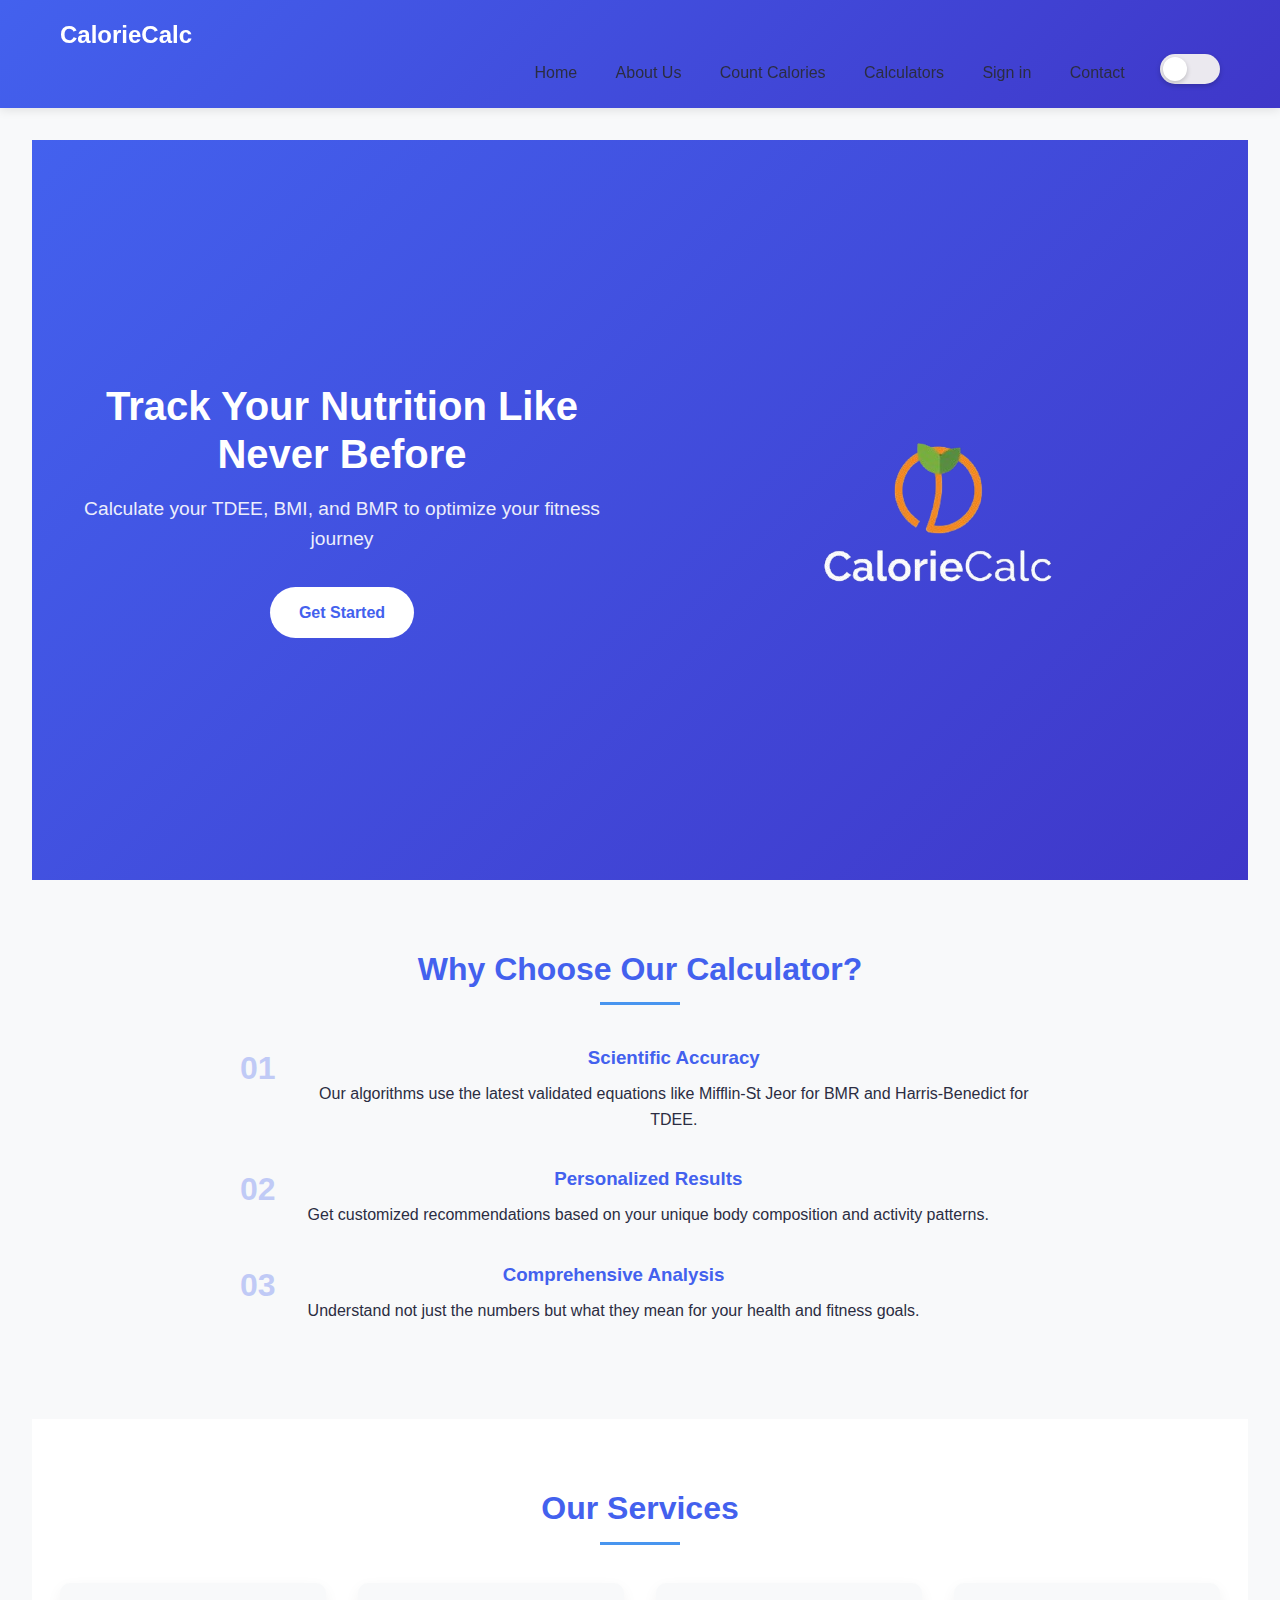
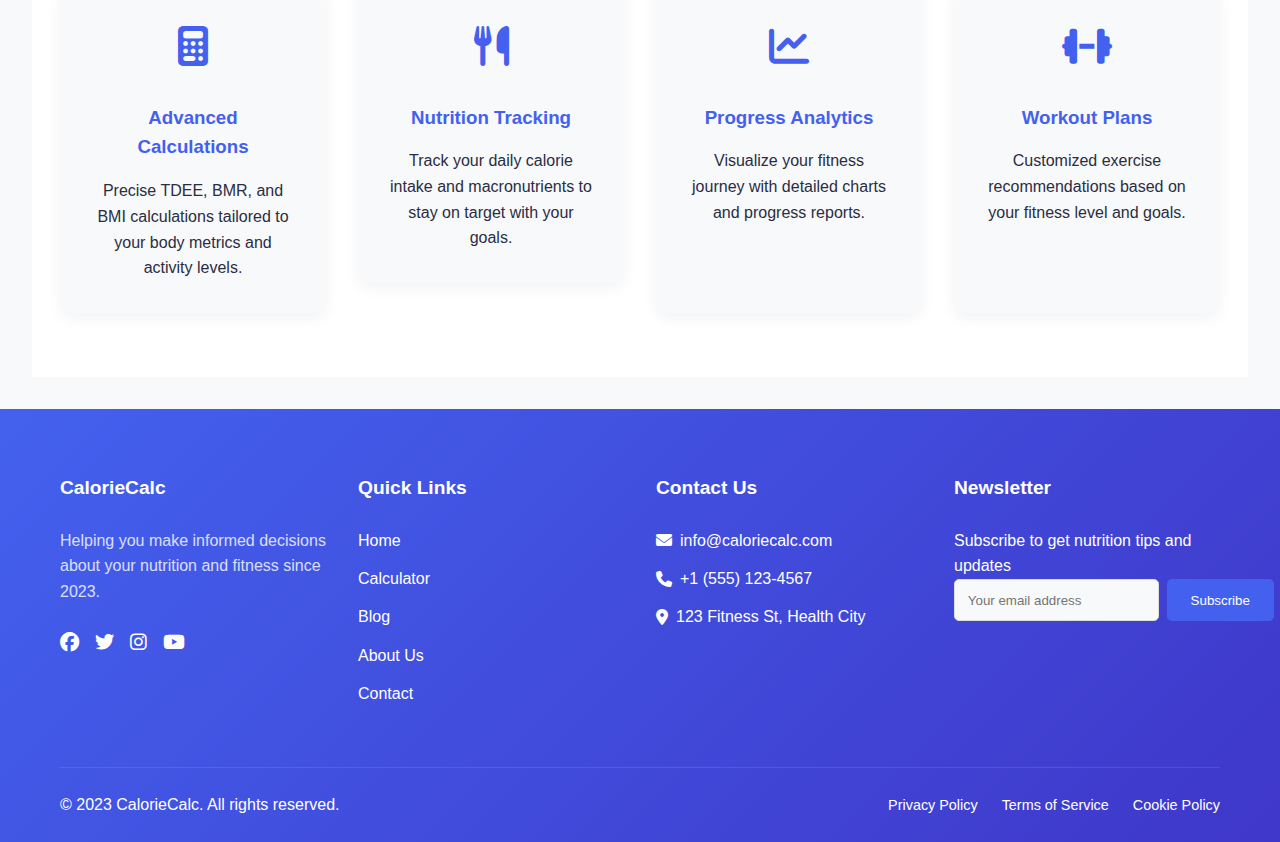
<file: index.html>
<!DOCTYPE html>
<html lang="en" data-theme="light">
<head>
    <meta charset="UTF-8">
    <meta name="viewport" content="width=device-width, initial-scale=1.0">
    <title>CalorieCalc</title>
    <link rel="stylesheet" href="style.css">
    <link rel="stylesheet" href="https://cdnjs.cloudflare.com/ajax/libs/font-awesome/6.4.0/css/all.min.css">
</head>
<body>
    <header class="navbar">
        <div class="container">
            <div class="navbar-brand">
                <a href="#" class="logo">CalorieCalc</a>
                <button class="navbar-toggle" aria-label="Toggle navigation">
                    <span class="hamburger"></span>
                </button>
            </div>
            
            <nav class="navbar-menu">
                <ul class="navbar-links">
                    <li><a href="index.html" class="nav-link">Home</a></li>
                    <li><a href="abiutus.html" class="nav-link">About Us</a></li>
                    <li><a href="caloriecount.html" class="nav-link">Count Calories </a></li>
                    <li><a href="calculator.html" class="nav-link">Calculators</a></li>
                    <li><a href="signin.html" class="nav-link">Sign in</a></li>
                    <li><a href="contact.html" class="nav-link">Contact</a></li>
                    <li class="theme-toggle-container">
                        <button id="theme-toggle" class="theme-toggle" aria-label="Toggle dark mode">
                            <span class="toggle-icon">
                                <i class="fas fa-sun"></i>
                                <i class="fas fa-moon"></i>
                            </span>
                            <span class="toggle-ball"></span>
                        </button>
                    </li>
                </ul>
            </nav>
        </div>
    </header>

    <!-- Add this below the navbar in your existing file -->
<main class="main-content">
    <!-- Hero Section -->
    <section class="hero">
        <div class="container">
            <div class="hero-content">
                <h1>Track Your Nutrition Like Never Before</h1>
                <p class="hero-subtitle">Calculate your TDEE, BMI, and BMR to optimize your fitness journey</p>
                <a href="caloriecount.html" class="cta-button">Get Started</a>
            </div>
            <div class="hero-image">
                <img src="/Lucid_Origin_create_me_a_web_logo_the_website_is_used_for_calc_0-removebg-preview.png" alt="Fitness tracking app" class="hero-img">
            </div>
        </div>
    </section>

    <!-- Features Section -->
    <section class="features-section">
        <div class="container">
            <h2 class="section-title">Why Choose Our Calculator?</h2>
            <div class="features-container">
                <div class="feature">
                    <div class="feature-number">01</div>
                    <div class="feature-content">
                        <h3>Scientific Accuracy</h3>
                        <p>Our algorithms use the latest validated equations like Mifflin-St Jeor for BMR and Harris-Benedict for TDEE.</p>
                    </div>
                </div>
                <div class="feature">
                    <div class="feature-number">02</div>
                    <div class="feature-content">
                        <h3>Personalized Results</h3>
                        <p>Get customized recommendations based on your unique body composition and activity patterns.</p>
                    </div>
                </div>
                <div class="feature">
                    <div class="feature-number">03</div>
                    <div class="feature-content">
                        <h3>Comprehensive Analysis</h3>
                        <p>Understand not just the numbers but what they mean for your health and fitness goals.</p>
                    </div>
                </div>
            </div>
        </div>
    </section>
        <section class="services-section">
        <div class="container">
            <h2 class="section-title">Our Services</h2>
            <div class="services-grid">
                <a href="calculator.html" class="p"><div class="service-card">
                    <div class="service-icon">
                        <i class="fas fa-calculator"></i>
                    </div>
                    <h3>Advanced Calculations</h3>
                    <p>Precise TDEE, BMR, and BMI calculations tailored to your body metrics and activity levels.</p>
                </div></a>
                <a href="caloriecount.html" class="p"><div class="service-card">
                    <div class="service-icon">
                        <i class="fas fa-utensils"></i>
                    </div>
                    <h3>Nutrition Tracking</h3>
                    <p>Track your daily calorie intake and macronutrients to stay on target with your goals.</p>
                </div></a>
                <div class="service-card">
                    <div class="service-icon">
                        <i class="fas fa-chart-line"></i>
                    </div>
                    <h3>Progress Analytics</h3>
                    <p>Visualize your fitness journey with detailed charts and progress reports.</p>
                </div>
                <div class="service-card">
                    <div class="service-icon">
                        <i class="fas fa-dumbbell"></i>
                    </div>
                    <h3>Workout Plans</h3>
                    <p>Customized exercise recommendations based on your fitness level and goals.</p>
                </div>
            </div>
        </div>
    </section>
</main>

<!-- Footer -->
<footer class="footer">
    <div class="container">
        <div class="footer-grid">
            <div class="footer-about">
                <h3>CalorieCalc</h3>
                <p>Helping you make informed decisions about your nutrition and fitness since 2023.</p>
                <div class="social-links">
                    <a href="#"><i class="fab fa-facebook"></i></a>
                    <a href="#"><i class="fab fa-twitter"></i></a>
                    <a href="#"><i class="fab fa-instagram"></i></a>
                    <a href="#"><i class="fab fa-youtube"></i></a>
                </div>
            </div>
            <div class="footer-links">
                <h3>Quick Links</h3>
                <ul>
                    <li><a href="#">Home</a></li>
                    <li><a href="#calculator">Calculator</a></li>
                    <li><a href="#">Blog</a></li>
                    <li><a href="#">About Us</a></li>
                    <li><a href="#">Contact</a></li>
                </ul>
            </div>
            <div class="footer-contact">
                <h3>Contact Us</h3>
                <ul>
                    <li><i class="fas fa-envelope"></i> info@caloriecalc.com</li>
                    <li><i class="fas fa-phone"></i> +1 (555) 123-4567</li>
                    <li><i class="fas fa-map-marker-alt"></i> 123 Fitness St, Health City</li>
                </ul>
            </div>
            <div class="footer-newsletter">
                <h3>Newsletter</h3>
                <p id="para-subs">Subscribe to get nutrition tips and updates</p>
                <form class="newsletter-form">
                    <input type="email" placeholder="Your email address" required>
                    <button type="submit">Subscribe</button>
                </form>
            </div>
        </div>
        <div class="footer-bottom">
            <p id="footer1">&copy; 2023 CalorieCalc. All rights reserved.</p>
            <div class="footer-legal">
                <a href="#">Privacy Policy</a>
                <a href="#">Terms of Service</a>
                <a href="#">Cookie Policy</a>
            </div>
        </div>
    </div>
</footer>

    <script src="logic.js"></script>
</body>
</html>
</file>
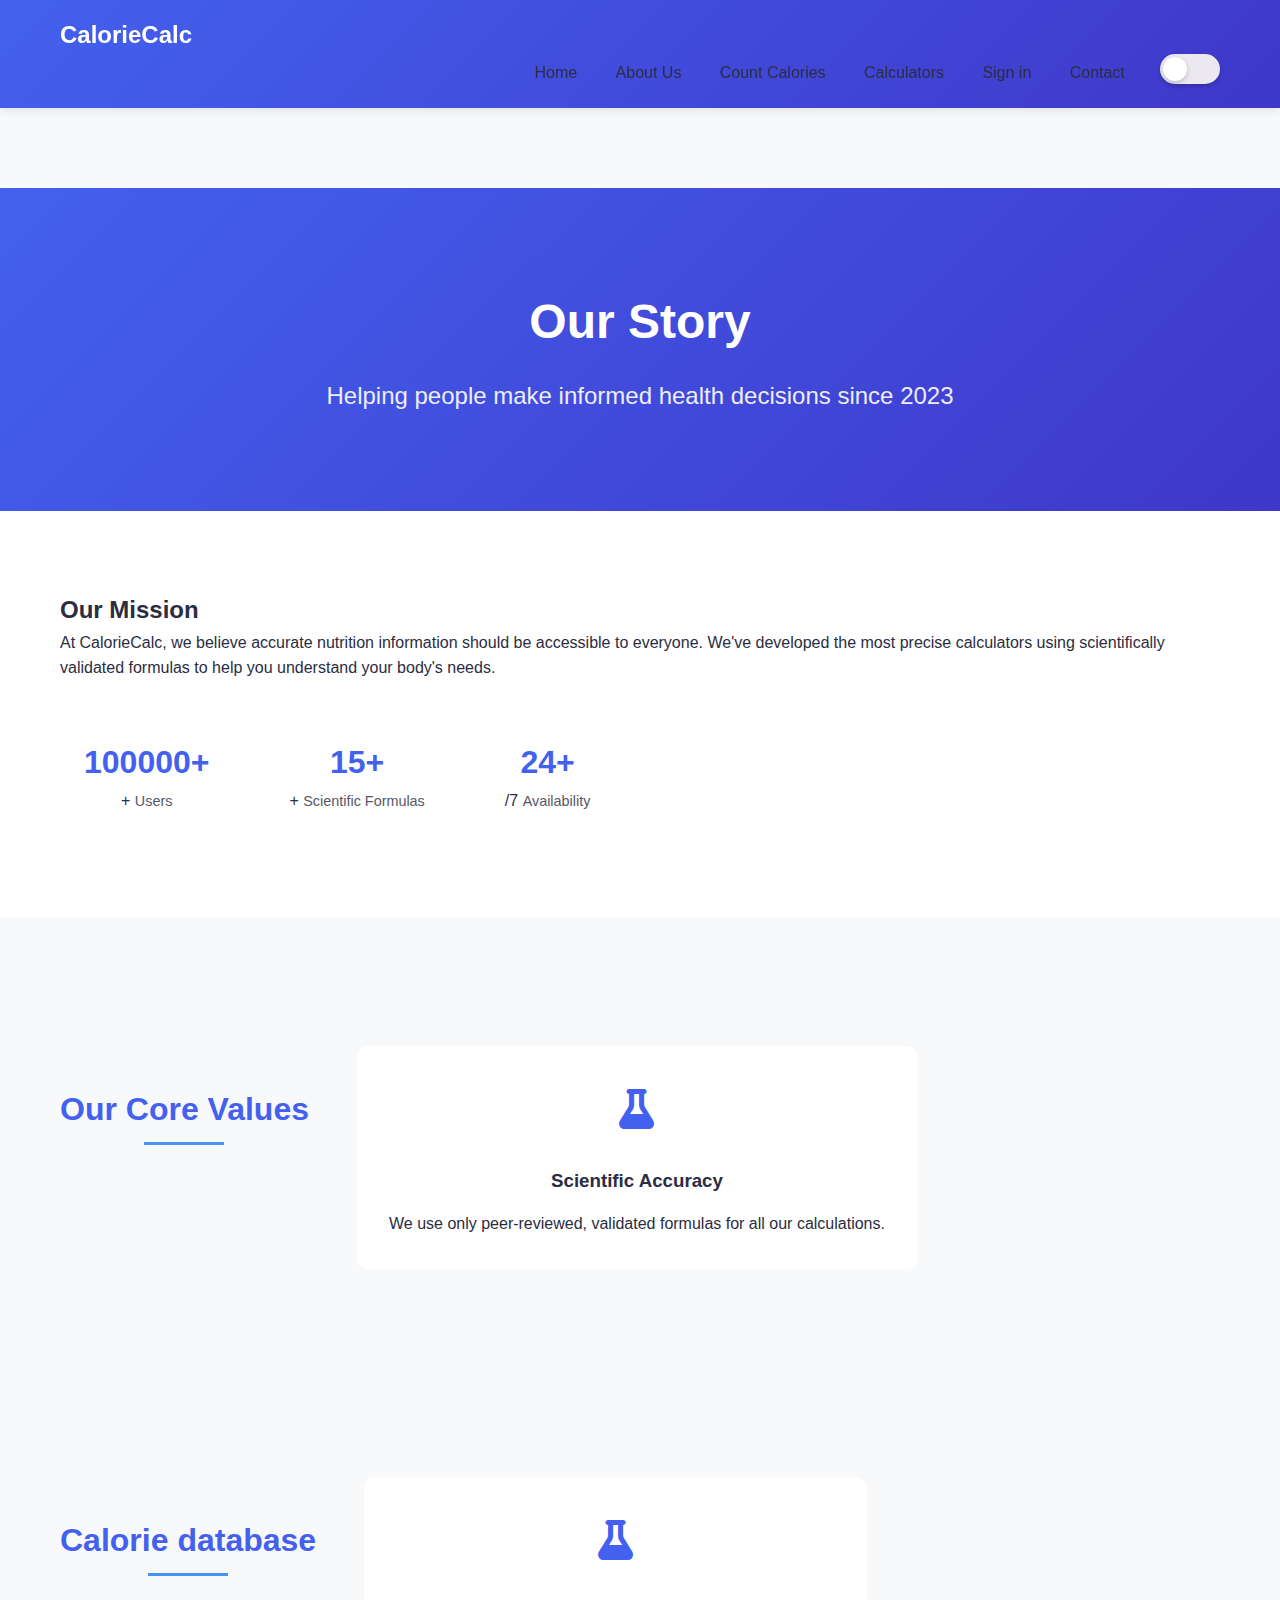
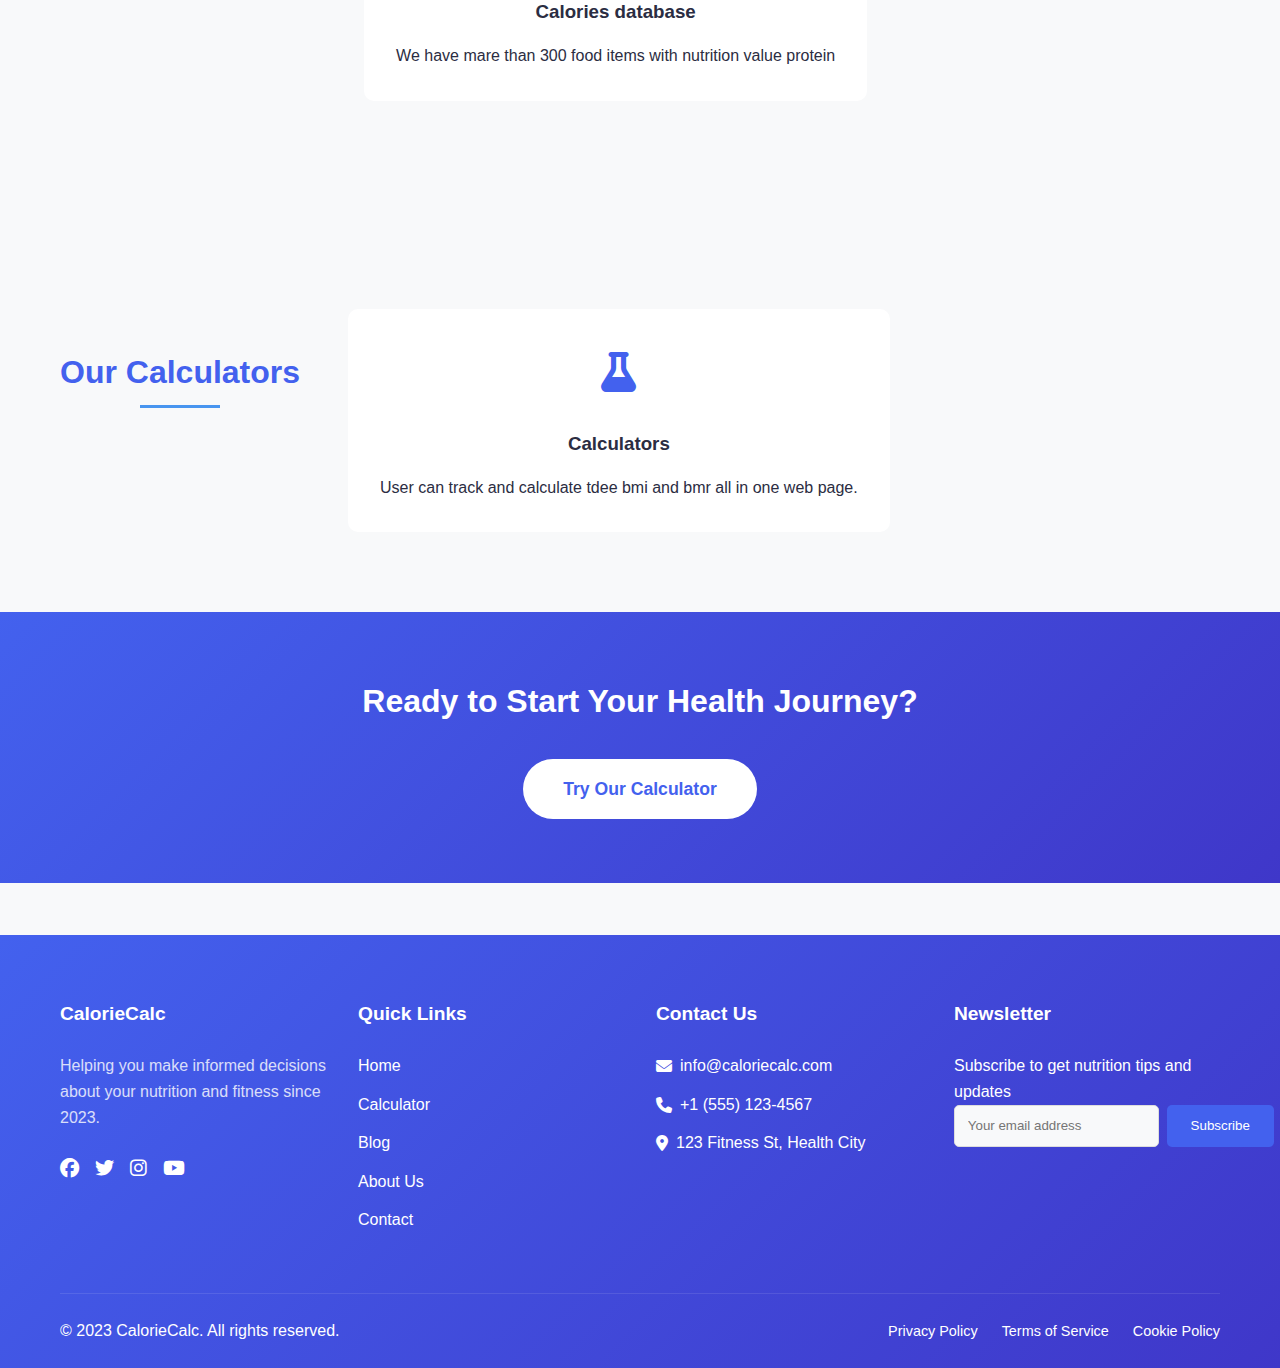
<file: abiutus.html>
<!DOCTYPE html>
<html lang="en" data-theme="light">
<head>
    <meta charset="UTF-8">
    <meta name="viewport" content="width=device-width, initial-scale=1.0">
    <title>About Us | CalorieCalc</title>
    <!-- Your existing Font Awesome link -->
    <link rel="stylesheet" href="https://cdnjs.cloudflare.com/ajax/libs/font-awesome/6.4.0/css/all.min.css">
    <!-- New CSS file for about page -->
    <link rel="stylesheet" href="aboutus.css">
    <link rel="stylesheet" href="style.css">
    <!-- Existing navbar/footer styles -->
</head>
<body>
    <!-- Same Navbar as index.html -->
    <header class="navbar">
        <div class="container">
            <div class="navbar-brand">
                <a href="index.html" class="logo">CalorieCalc</a>
                <button class="navbar-toggle" aria-label="Toggle navigation">
                    <span class="hamburger"></span>
                </button>
            </div>
            
            <nav class="navbar-menu">
                <ul class="navbar-links">
                    <li><a href="index.html" class="nav-link">Home</a></li>
                    <li><a href="abiutus.html" class="nav-link">About Us</a></li>
                    <li><a href="caloriecount.html" class="nav-link">Count Calories </a></li>
                    <li><a href="calculator.html" class="nav-link">Calculators</a></li>
                    <li><a href="signin.html" class="nav-link">Sign in</a></li>
                    <li><a href="contact.html" class="nav-link">Contact</a></li>
                    <li class="theme-toggle-container">
                        <button id="theme-toggle" class="theme-toggle" aria-label="Toggle dark mode">
                            <span class="toggle-icon">
                                <i class="fas fa-sun"></i>
                                <i class="fas fa-moon"></i>
                            </span>
                            <span class="toggle-ball"></span>
                        </button>
                    </li>
                </ul>
            </nav>
        </div>
    </header>

    <!-- About Page Content -->
    <main class="about-main">
        <!-- Hero Section -->
        <section class="about-hero">
            <div class="container">
                <h1 class="about-title">Our Story</h1>
                <p class="about-subtitle">Helping people make informed health decisions since 2023</p>
            </div>
        </section>

        <!-- Mission Section -->
        <section class="about-section mission-section">
            <div class="container">
                <div class="section-content">
                    <h2>Our Mission</h2>
                    <p>At CalorieCalc, we believe accurate nutrition information should be accessible to everyone. We've developed the most precise calculators using scientifically validated formulas to help you understand your body's needs.</p>
                    <div class="mission-stats">
                        <div class="stat-item">
                            <span class="stat-number" data-count="100000">0</span>+
                            <span class="stat-label">Users</span>
                        </div>
                        <div class="stat-item">
                            <span class="stat-number" data-count="15">0</span>+
                            <span class="stat-label">Scientific Formulas</span>
                        </div>
                        <div class="stat-item">
                            <span class="stat-number" data-count="24">0</span>/7
                            <span class="stat-label">Availability</span>
                        </div>
                    </div>
                </div>
            </div>
        </section>

        <!-- Values Section -->
        <section class="about-section values-section">
            <div class="container">
                <h2 class="section-title">Our Core Values</h2>
                <div class="values-grid">
                    <div class="value-card">
                        <div class="value-icon">
                            <i class="fas fa-flask"></i>
                        </div>
                        <h3>Scientific Accuracy</h3>
                        <p>We use only peer-reviewed, validated formulas for all our calculations.</p>
                    </div>
                    <!-- Add 2-3 more value cards -->
                </div>
            </div>
        </section>
                <section class="about-section values-section">
            <div class="container">
                <h2 class="section-title">Calorie database</h2>
                <div class="values-grid">
                    <div class="value-card">
                        <div class="value-icon">
                            <i class="fas fa-flask"></i>
                        </div>
                        <h3> Calories database </h3>
                        <p>We have mare than 300 food items with nutrition value protein</p>
                    </div>
                    <!-- Add 2-3 more value cards -->
                </div>
            </div>
        </section>
                <section class="about-section values-section">
            <div class="container">
                <h2 class="section-title">Our Calculators</h2>
                <div class="values-grid">
                    <div class="value-card">
                        <div class="value-icon">
                            <i class="fas fa-flask"></i>
                        </div>
                        <h3>Calculators</h3>
                        <p>User can track and calculate tdee bmi and bmr all in one web page.</p>
                    </div>
                    <!-- Add 2-3 more value cards -->
                </div>
            </div>
        </section>
        

        <!-- CTA Section -->
        <section class="about-cta">
            <div class="container">
                <h2>Ready to Start Your Health Journey?</h2>
                <a href="calculator.html" class="cta-button">Try Our Calculator</a>
            </div>
        </section>
    </main>
    <br><br>

    <!-- Same Footer as index.html -->
<footer class="footer">
    <div class="container">
        <div class="footer-grid">
            <div class="footer-about">
                <h3>CalorieCalc</h3>
                <p>Helping you make informed decisions about your nutrition and fitness since 2023.</p>
                <div class="social-links">
                    <a href="#"><i class="fab fa-facebook"></i></a>
                    <a href="#"><i class="fab fa-twitter"></i></a>
                    <a href="#"><i class="fab fa-instagram"></i></a>
                    <a href="#"><i class="fab fa-youtube"></i></a>
                </div>
            </div>
            <div class="footer-links">
                <h3>Quick Links</h3>
                <ul>
                    <li><a href="#">Home</a></li>
                    <li><a href="#calculator">Calculator</a></li>
                    <li><a href="#">Blog</a></li>
                    <li><a href="#">About Us</a></li>
                    <li><a href="#">Contact</a></li>
                </ul>
            </div>
            <div class="footer-contact">
                <h3>Contact Us</h3>
                <ul>
                    <li><i class="fas fa-envelope"></i> info@caloriecalc.com</li>
                    <li><i class="fas fa-phone"></i> +1 (555) 123-4567</li>
                    <li><i class="fas fa-map-marker-alt"></i> 123 Fitness St, Health City</li>
                </ul>
            </div>
            <div class="footer-newsletter">
                <h3>Newsletter</h3>
                <p id="para-subs">Subscribe to get nutrition tips and updates</p>
                <form class="newsletter-form">
                    <input type="email" placeholder="Your email address" required>
                    <button type="submit">Subscribe</button>
                </form>
            </div>
        </div>
        <div class="footer-bottom">
            <p id="footer1">&copy; 2023 CalorieCalc. All rights reserved.</p>
            <div class="footer-legal">
                <a href="#">Privacy Policy</a>
                <a href="#">Terms of Service</a>
                <a href="#">Cookie Policy</a>
            </div>
        </div>
    </div>
</footer>

    <!-- JavaScript Files -->
    <script src="aboutus.js"></script>
    <script src="logic.js"></script>
</body>
</html>
</file>
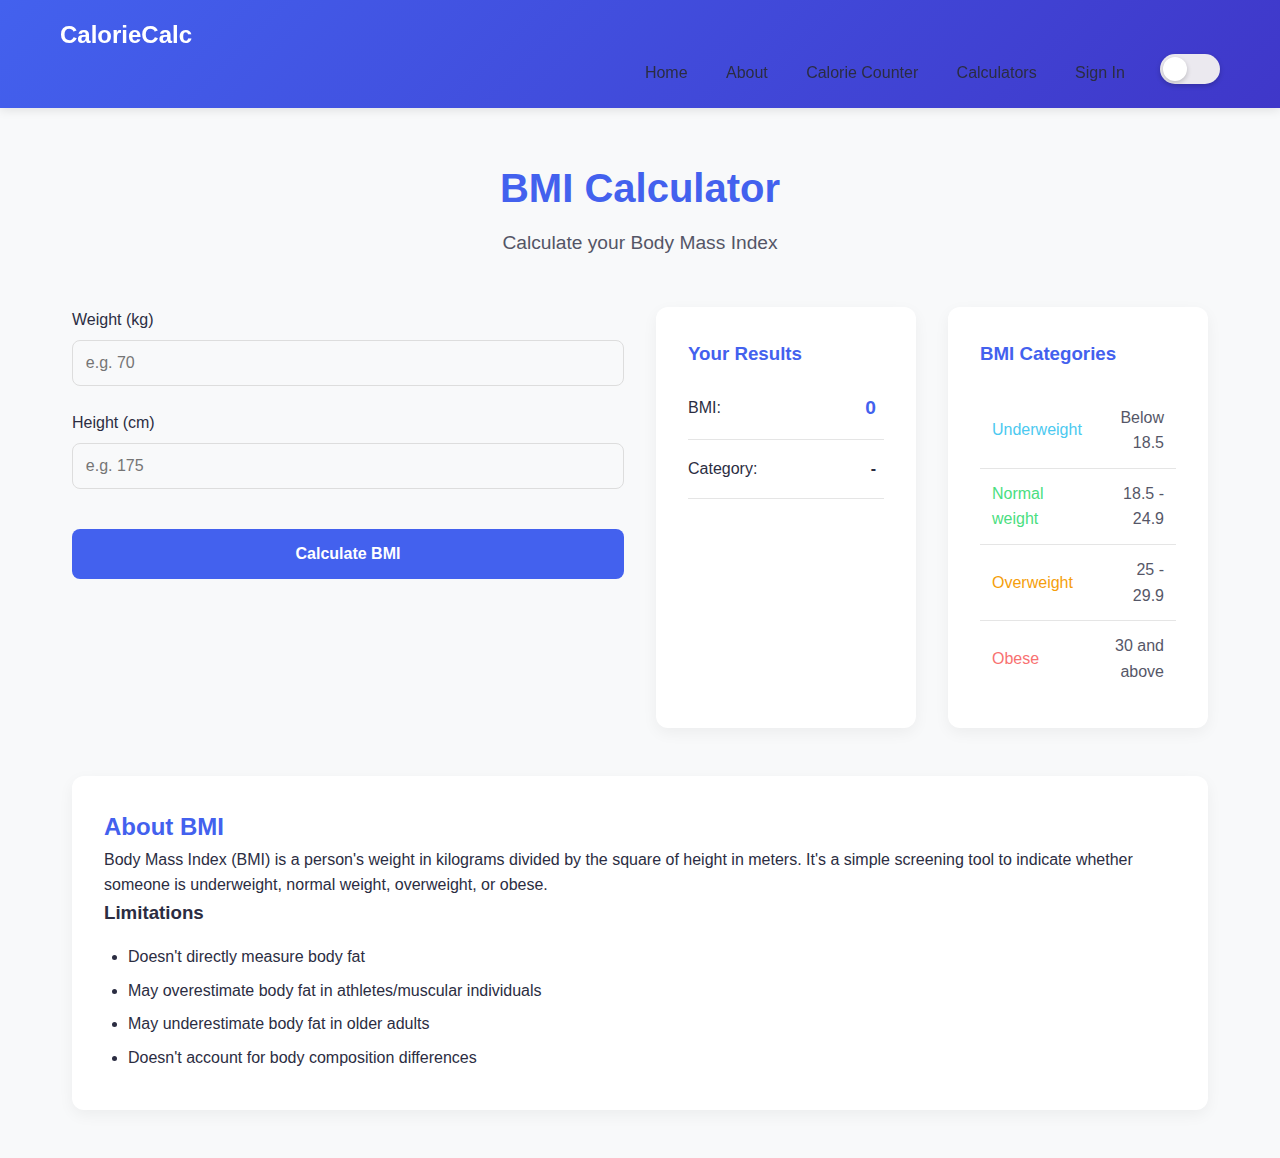
<file: bmi.html>
<!DOCTYPE html>
<html lang="en" data-theme="light">
<head>
    <meta charset="UTF-8">
    <meta name="viewport" content="width=device-width, initial-scale=1.0">
    <title>BMI Calculator | CalorieCalc</title>
    <link rel="stylesheet" href="style.css">
    <link rel="stylesheet" href="https://cdnjs.cloudflare.com/ajax/libs/font-awesome/6.4.0/css/all.min.css">
    <link rel="stylesheet" href="bmi.css">
</head>
<body>
    <!-- Navbar with Home Button -->
    <header class="navbar">
        <div class="container">
            <div class="navbar-brand">
                <a href="../index.html" class="logo">CalorieCalc</a>
                <button class="navbar-toggle" aria-label="Toggle navigation">
                    <span class="hamburger"></span>
                </button>
            </div>
            
            <nav class="navbar-menu">
                <ul class="navbar-links">
                    <li><a href="../index.html" class="nav-link">Home</a></li>
                    <li><a href="../about.html" class="nav-link">About</a></li>
                    <li><a href="../caloriecount.html" class="nav-link">Calorie Counter</a></li>
                    <li><a href="../calculator.html" class="nav-link active">Calculators</a></li>
                    <li><a href="../signin.html" class="nav-link">Sign In</a></li>
                    <li class="theme-toggle-container">
                        <button id="theme-toggle" class="theme-toggle" aria-label="Toggle dark mode">
                            <span class="toggle-icon">
                                <i class="fas fa-sun"></i>
                                <i class="fas fa-moon"></i>
                            </span>
                            <span class="toggle-ball"></span>
                        </button>
                    </li>
                </ul>
            </nav>
        </div>
    </header>

    <!-- BMI Calculator Section -->
    <main class="bmi-calculator">
        <div class="container">
            <h1>BMI Calculator</h1>
            <p class="subtitle">Calculate your Body Mass Index</p>
            
            <div class="calculator-container">
                <div class="form">
                    <div class="form-group">
                        <label for="weight">Weight (kg)</label>
                        <input type="number" id="weight" min="30" step="0.1" placeholder="e.g. 70">
                    </div>
                    
                    <div class="form-group">
                        <label for="height">Height (cm)</label>
                        <input type="number" id="height" min="100" placeholder="e.g. 175">
                    </div>
                    
                    <button id="calculate-bmi" class="calculate-btn">Calculate BMI</button>
                </div>
                
                <div class="calculator-results">
                    <div class="result-card">
                        <h3>Your Results</h3>
                        <div class="result-item">
                            <span class="result-label">BMI:</span>
                            <span id="bmi-result" class="result-value highlight">0</span>
                        </div>
                        <div class="result-item">
                            <span class="result-label">Category:</span>
                            <span id="bmi-category" class="result-value">-</span>
                        </div>
                    </div>
                    
                    <div class="bmi-chart">
                        <h3>BMI Categories</h3>
                        <table>
                            <tr>
                                <td class="underweight">Underweight</td>
                                <td class="value">Below 18.5</td>
                            </tr>
                            <tr>
                                <td class="normal">Normal weight</td>
                                <td class="value">18.5 - 24.9</td>
                            </tr>
                            <tr>
                                <td class="overweight">Overweight</td>
                                <td class="value">25 - 29.9</td>
                            </tr>
                            <tr>
                                <td class="obese">Obese</td>
                                <td class="value">30 and above</td>
                            </tr>
                        </table>
                    </div>
                </div>
            </div>
            
            <div class="bmi-info">
                <h2>About BMI</h2>
                <p>Body Mass Index (BMI) is a person's weight in kilograms divided by the square of height in meters. It's a simple screening tool to indicate whether someone is underweight, normal weight, overweight, or obese.</p>
                
                <h3>Limitations</h3>
                <ul class="limitations">
                    <li>Doesn't directly measure body fat</li>
                    <li>May overestimate body fat in athletes/muscular individuals</li>
                    <li>May underestimate body fat in older adults</li>
                    <li>Doesn't account for body composition differences</li>
                </ul>
            </div>
        </div>
    </main>

    <script src="logic.js"></script>
    <script src="bmi.js"></script>
</body>
</html>
</file>
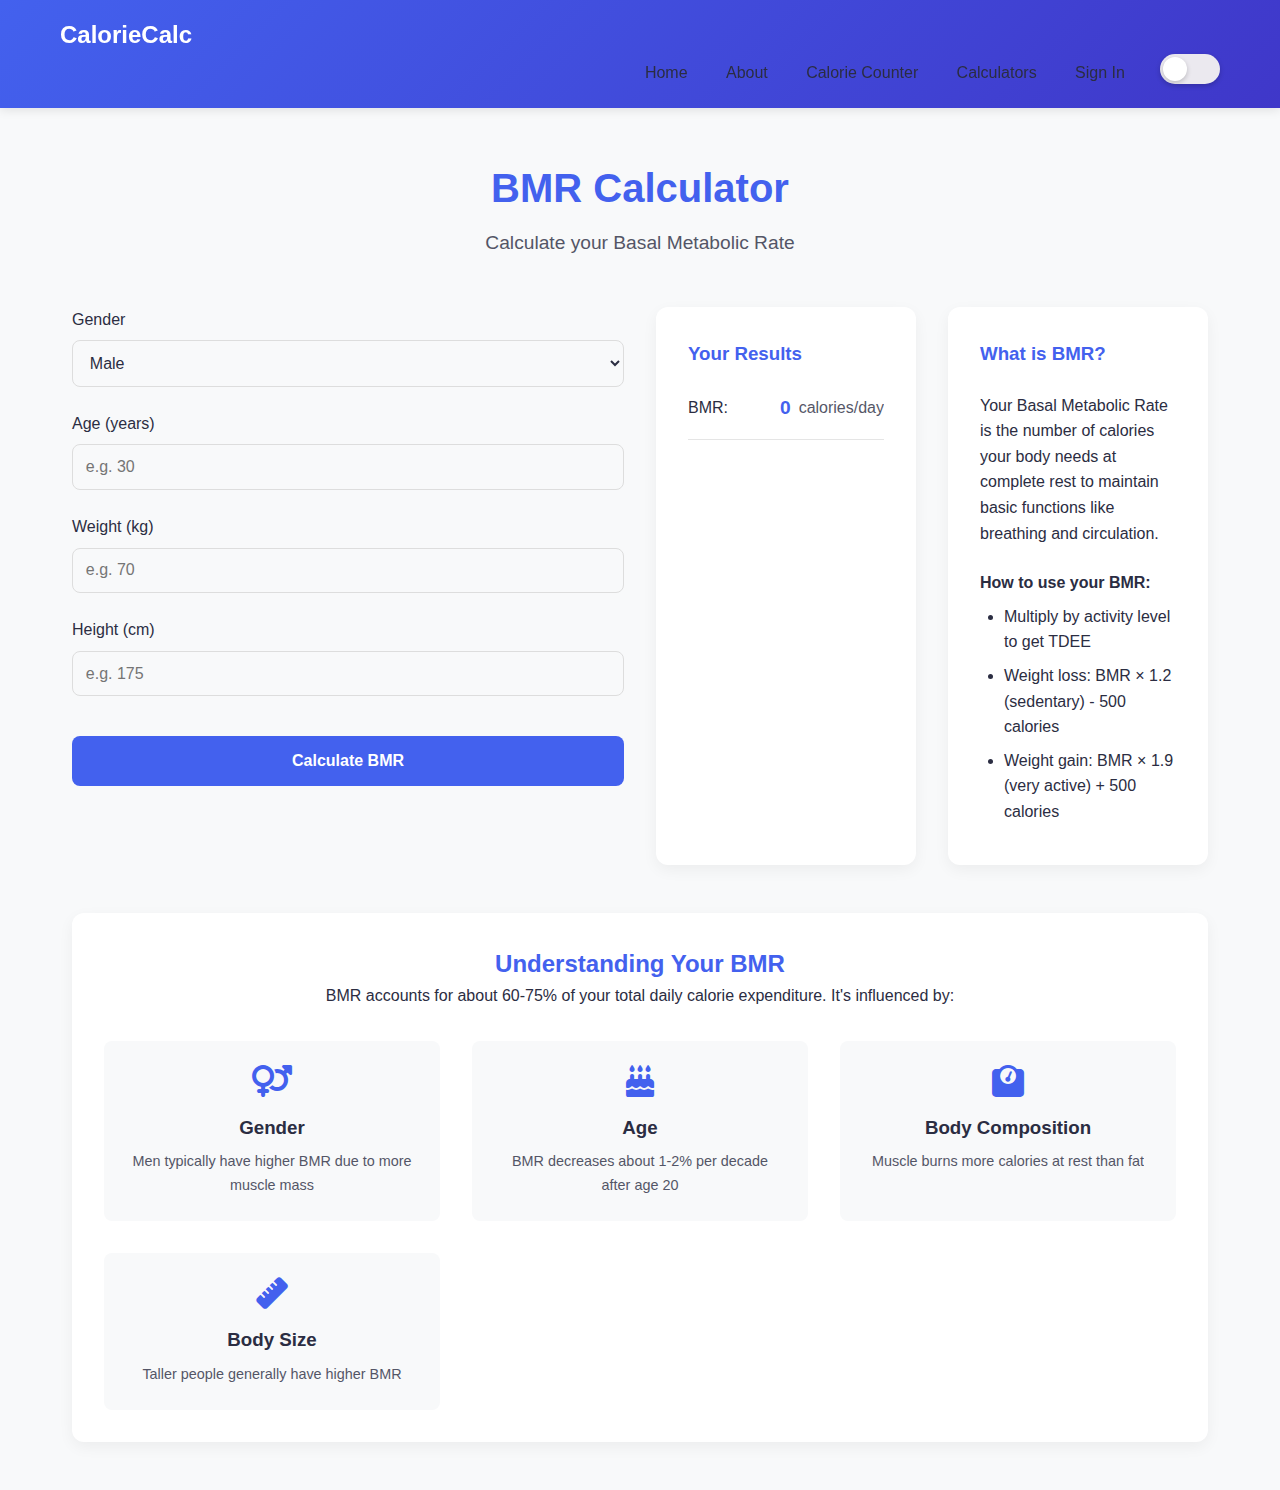
<file: bmr.html>
<!DOCTYPE html>
<html lang="en" data-theme="light">
<head>
    <meta charset="UTF-8">
    <meta name="viewport" content="width=device-width, initial-scale=1.0">
    <title>BMR Calculator | CalorieCalc</title>
    <link rel="stylesheet" href="style.css">
    <link rel="stylesheet" href="https://cdnjs.cloudflare.com/ajax/libs/font-awesome/6.4.0/css/all.min.css">
    <link rel="stylesheet" href="bmr.css">
</head>
<body>
    <!-- Navbar with Home Button -->
    <header class="navbar">
        <div class="container">
            <div class="navbar-brand">
                <a href="../index.html" class="logo">CalorieCalc</a>
                <button class="navbar-toggle" aria-label="Toggle navigation">
                    <span class="hamburger"></span>
                </button>
            </div>
            
            <nav class="navbar-menu">
                <ul class="navbar-links">
                    <li><a href="../index.html" class="nav-link">Home</a></li>
                    <li><a href="../about.html" class="nav-link">About</a></li>
                    <li><a href="../caloriecount.html" class="nav-link">Calorie Counter</a></li>
                    <li><a href="../calculator.html" class="nav-link active">Calculators</a></li>
                    <li><a href="../signin.html" class="nav-link">Sign In</a></li>
                    <li class="theme-toggle-container">
                        <button id="theme-toggle" class="theme-toggle" aria-label="Toggle dark mode">
                            <span class="toggle-icon">
                                <i class="fas fa-sun"></i>
                                <i class="fas fa-moon"></i>
                            </span>
                            <span class="toggle-ball"></span>
                        </button>
                    </li>
                </ul>
            </nav>
        </div>
    </header>

    <!-- BMR Calculator Section -->
    <main class="bmr-calculator">
        <div class="container">
            <h1>BMR Calculator</h1>
            <p class="subtitle">Calculate your Basal Metabolic Rate</p>
            
            <div class="calculator-container">
                <div class="form">
                    <div class="form-group">
                        <label for="gender">Gender</label>
                        <select id="gender">
                            <option value="male">Male</option>
                            <option value="female">Female</option>
                        </select>
                    </div>
                    
                    <div class="form-group">
                        <label for="age">Age (years)</label>
                        <input type="number" id="age" min="15" max="100" placeholder="e.g. 30">
                    </div>
                    
                    <div class="form-group">
                        <label for="weight">Weight (kg)</label>
                        <input type="number" id="weight" min="30" step="0.1" placeholder="e.g. 70">
                    </div>
                    
                    <div class="form-group">
                        <label for="height">Height (cm)</label>
                        <input type="number" id="height" min="100" placeholder="e.g. 175">
                    </div>
                    
                    <button id="calculate-bmr" class="calculate-btn">Calculate BMR</button>
                </div>
                
                <div class="calculator-results">
                    <div class="result-card">
                        <h3>Your Results</h3>
                        <div class="result-item">
                            <span class="result-label">BMR:</span>
                            <span id="bmr-result" class="result-value highlight">0</span>
                            <span class="result-unit">calories/day</span>
                        </div>
                    </div>
                    
                    <div class="bmr-info-card">
                        <h3>What is BMR?</h3>
                        <p>Your Basal Metabolic Rate is the number of calories your body needs at complete rest to maintain basic functions like breathing and circulation.</p>
                        
                        <h4>How to use your BMR:</h4>
                        <ul class="bmr-uses">
                            <li>Multiply by activity level to get TDEE</li>
                            <li>Weight loss: BMR × 1.2 (sedentary) - 500 calories</li>
                            <li>Weight gain: BMR × 1.9 (very active) + 500 calories</li>
                        </ul>
                    </div>
                </div>
            </div>
            
            <div class="bmr-explanation">
                <h2>Understanding Your BMR</h2>
                <p>BMR accounts for about 60-75% of your total daily calorie expenditure. It's influenced by:</p>
                
                <div class="factors-grid">
                    <div class="factor-card">
                        <i class="fas fa-venus-mars"></i>
                        <h3>Gender</h3>
                        <p>Men typically have higher BMR due to more muscle mass</p>
                    </div>
                    
                    <div class="factor-card">
                        <i class="fas fa-birthday-cake"></i>
                        <h3>Age</h3>
                        <p>BMR decreases about 1-2% per decade after age 20</p>
                    </div>
                    
                    <div class="factor-card">
                        <i class="fas fa-weight"></i>
                        <h3>Body Composition</h3>
                        <p>Muscle burns more calories at rest than fat</p>
                    </div>
                    
                    <div class="factor-card">
                        <i class="fas fa-ruler"></i>
                        <h3>Body Size</h3>
                        <p>Taller people generally have higher BMR</p>
                    </div>
                </div>
            </div>
        </div>
    </main>

    <script src="logic.js"></script>
    <script src="bmr.js"></script>
</body>
</html>
</file>
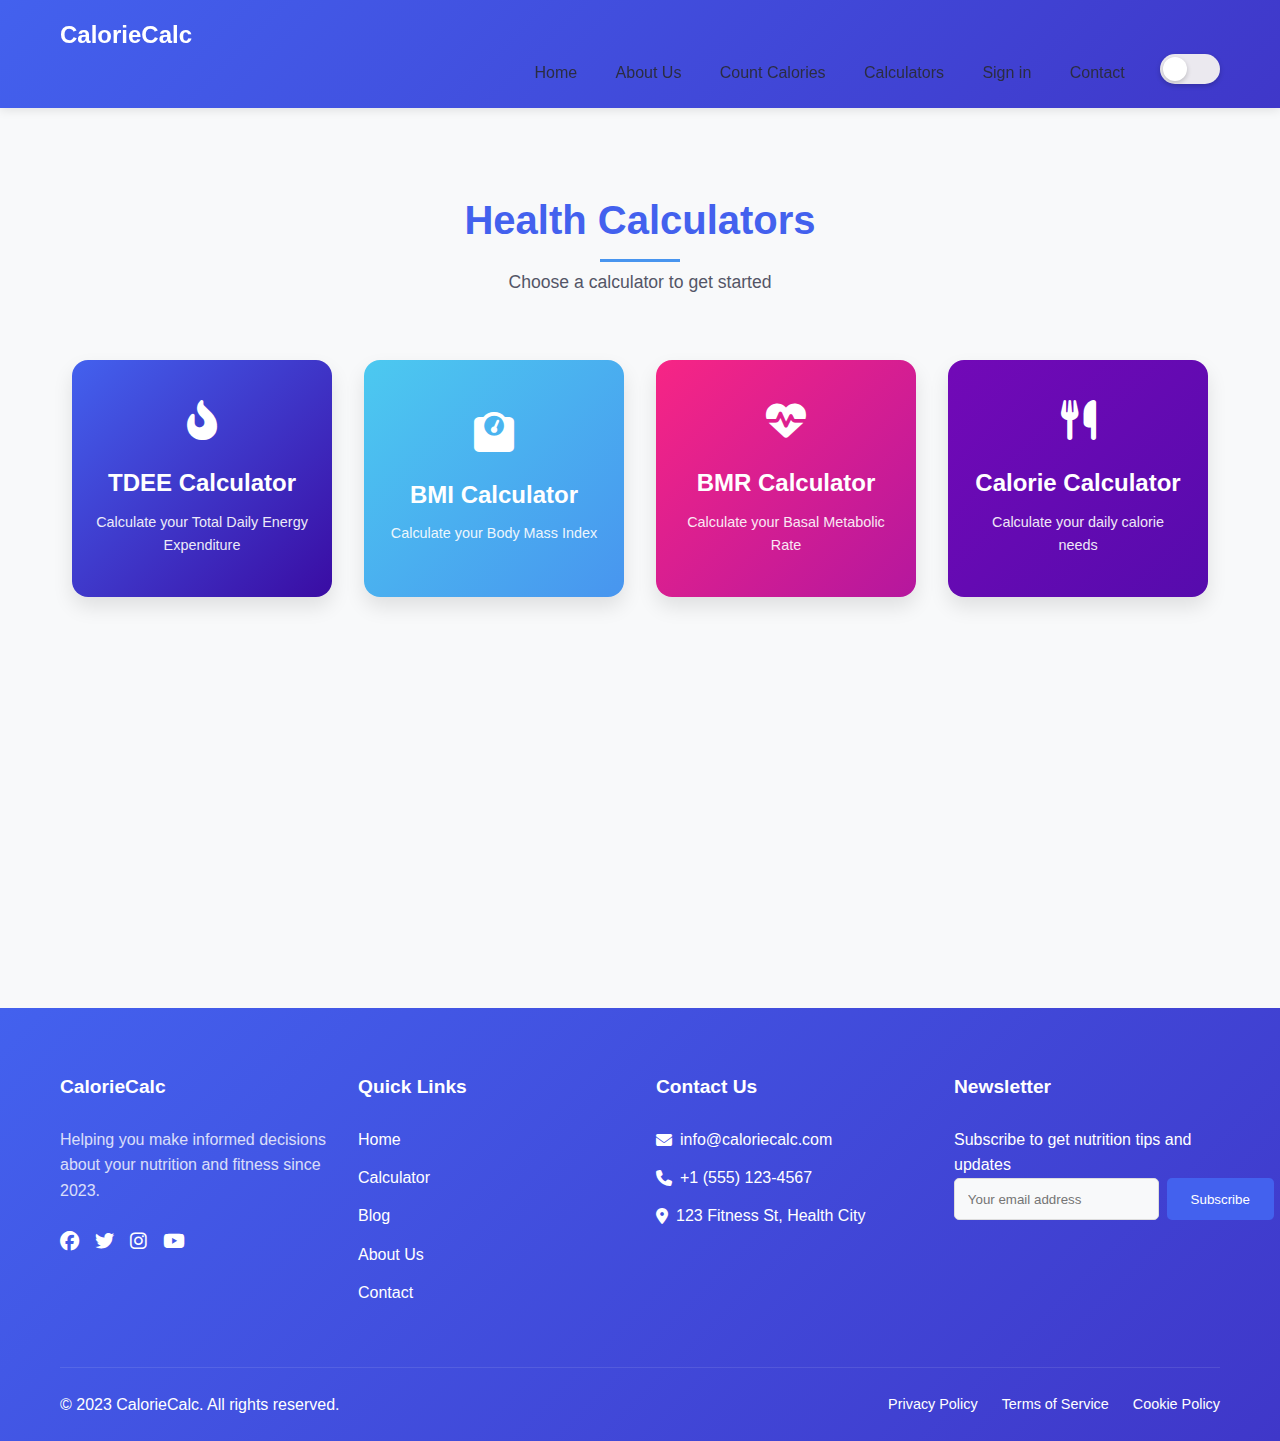
<file: calculator.html>
<!DOCTYPE html>
<html lang="en" data-theme="light">
<head>
    <meta charset="UTF-8">
    <meta name="viewport" content="width=device-width, initial-scale=1.0">
    <title>CalorieCalc calculator</title>
    <link rel="stylesheet" href="style.css">
    <link rel="stylesheet" href="https://cdnjs.cloudflare.com/ajax/libs/font-awesome/6.4.0/css/all.min.css">
    <link rel="stylesheet" href="calculator.css">
</head>
<body>
<header class="navbar">
        <div class="container">
            <div class="navbar-brand">
                <a href="#" class="logo">CalorieCalc</a>
                <button class="navbar-toggle" aria-label="Toggle navigation">
                    <span class="hamburger"></span>
                </button>
            </div>
            
            <nav class="navbar-menu">
                <ul class="navbar-links">
                    <li><a href="index.html" class="nav-link">Home</a></li>
                    <li><a href="abiutus.html" class="nav-link">About Us</a></li>
                    <li><a href="caloriecount.html" class="nav-link">Count Calories </a></li>
                    <li><a href="calculator.html" class="nav-link">Calculators</a></li>
                    <li><a href="signin.html" class="nav-link">Sign in</a></li>
                    <li><a href="contact.html" class="nav-link">Contact</a></li>
                    <li class="theme-toggle-container">
                        <button id="theme-toggle" class="theme-toggle" aria-label="Toggle dark mode">
                            <span class="toggle-icon">
                                <i class="fas fa-sun"></i>
                                <i class="fas fa-moon"></i>
                            </span>
                            <span class="toggle-ball"></span>
                        </button>
                    </li>
                </ul>
            </nav>
        </div>
    </header>

    <main>
    <section class="calculators-section">
        <div class="calculators-container">
            <div class="section-header">
                <h1 class="section-title">Health Calculators</h1>
                <p class="section-subtitle">Choose a calculator to get started</p>
            </div>
            
            <div class="calculator-buttons">
                <a href="tdee.html" class="calculator-btn tdee">
                    <i class="fas fa-fire-alt"></i>
                    <span>TDEE Calculator</span>
                    <p>Calculate your Total Daily Energy Expenditure</p>
                </a>
                
                <a href="bmi.html" class="calculator-btn bmi">
                    <i class="fas fa-weight"></i>
                    <span>BMI Calculator</span>
                    <p>Calculate your Body Mass Index</p>
                </a>
                
                <a href="bmr.html" class="calculator-btn bmr">
                    <i class="fas fa-heartbeat"></i>
                    <span>BMR Calculator</span>
                    <p>Calculate your Basal Metabolic Rate</p>
                </a>
                
                <a href="caloriecount.html" class="calculator-btn calorie">
                    <i class="fas fa-utensils"></i>
                    <span>Calorie Calculator</span>
                    <p>Calculate your daily calorie needs</p>
                </a>
            </div>
        </div>
    </section>
    </main>

    <footer class="footer">
    <div class="container">
        <div class="footer-grid">
            <div class="footer-about">
                <h3>CalorieCalc</h3>
                <p>Helping you make informed decisions about your nutrition and fitness since 2023.</p>
                <div class="social-links">
                    <a href="#"><i class="fab fa-facebook"></i></a>
                    <a href="#"><i class="fab fa-twitter"></i></a>
                    <a href="#"><i class="fab fa-instagram"></i></a>
                    <a href="#"><i class="fab fa-youtube"></i></a>
                </div>
            </div>
            <div class="footer-links">
                <h3>Quick Links</h3>
                <ul>
                    <li><a href="index.html">Home</a></li>
                    <li><a href="calculator.html">Calculator</a></li>
                    <li><a href="#">Blog</a></li>
                    <li><a href="abiutus.html">About Us</a></li>
                    <li><a href="#">Contact</a></li>
                </ul>
            </div>
            <div class="footer-contact">
                <h3>Contact Us</h3>
                <ul>
                    <li><i class="fas fa-envelope"></i> info@caloriecalc.com</li>
                    <li><i class="fas fa-phone"></i> +1 (555) 123-4567</li>
                    <li><i class="fas fa-map-marker-alt"></i> 123 Fitness St, Health City</li>
                </ul>
            </div>
            <div class="footer-newsletter">
                <h3>Newsletter</h3>
                <p id="para-subs">Subscribe to get nutrition tips and updates</p>
                <form class="newsletter-form">
                    <input type="email" placeholder="Your email address" required>
                    <button type="submit">Subscribe</button>
                </form>
            </div>
        </div>
        <div class="footer-bottom">
            <p id="footer1">&copy; 2023 CalorieCalc. All rights reserved.</p>
            <div class="footer-legal">
                <a href="#">Privacy Policy</a>
                <a href="#">Terms of Service</a>
                <a href="#">Cookie Policy</a>
            </div>
        </div>
    </div>
</footer>

    <script src="logic.js"></script>
</body>
</html>
</file>
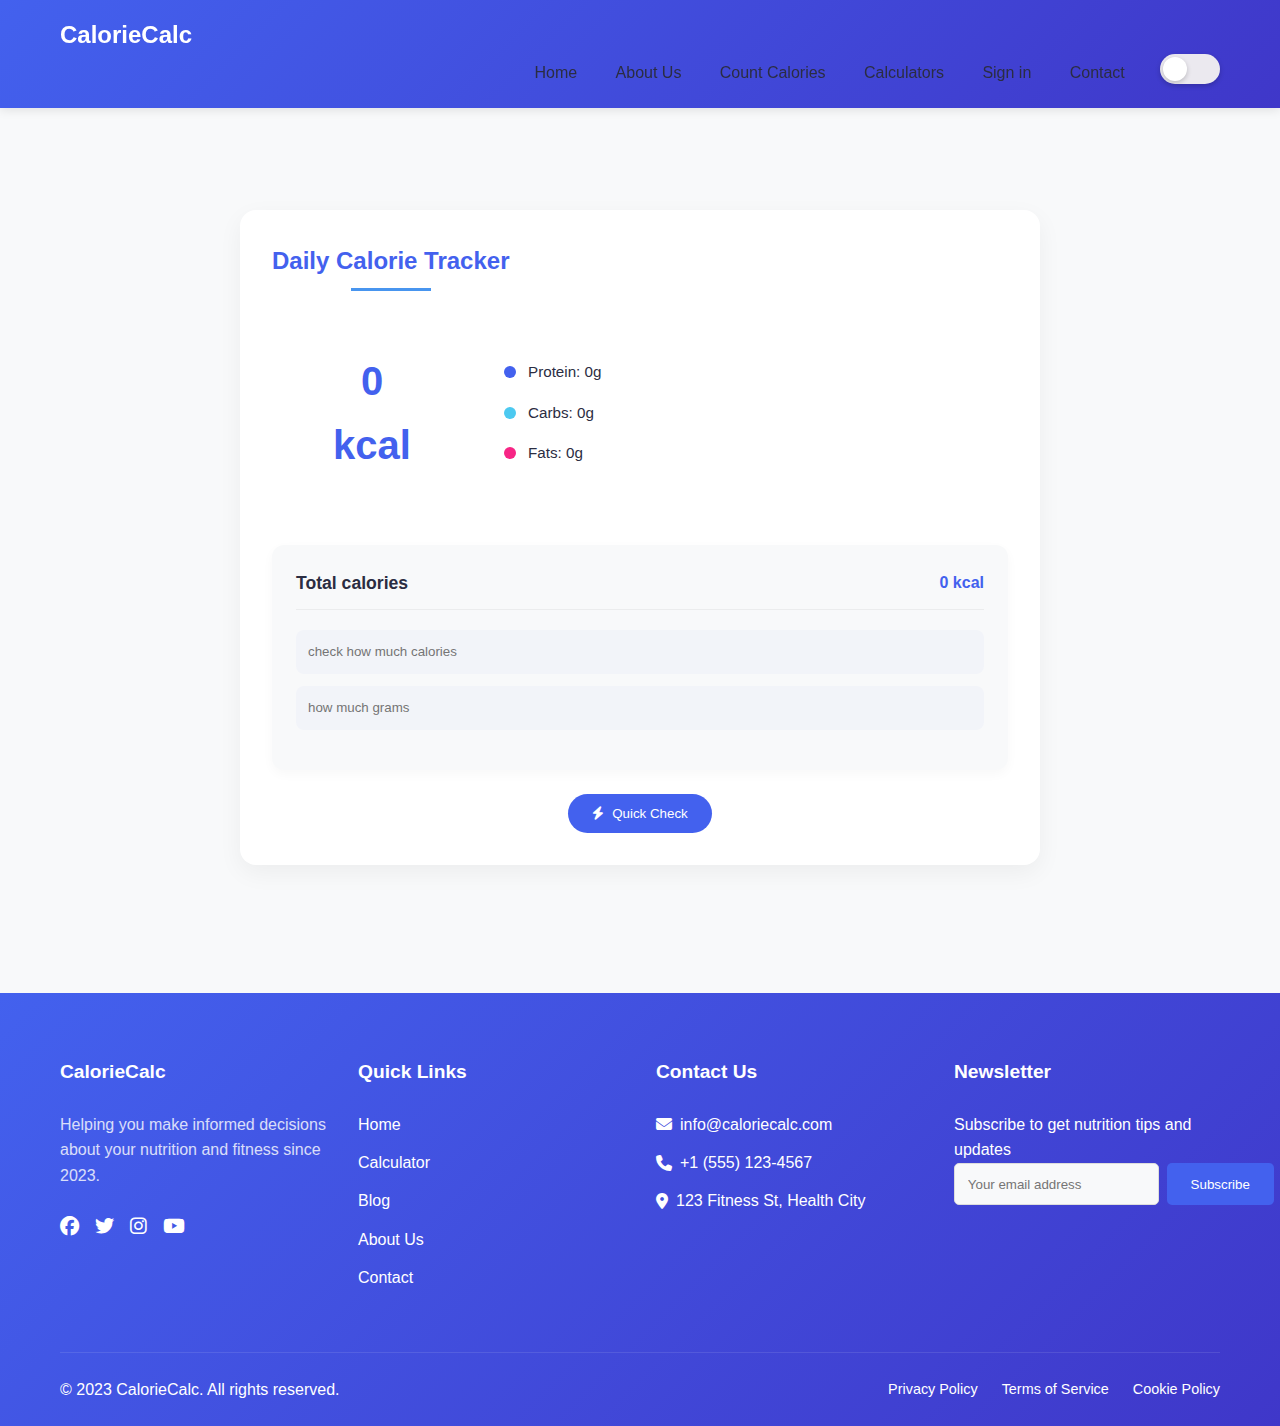
<file: caloriecount.html>
<!DOCTYPE html>
<html lang="en" data-theme="light">
<head>
    <meta charset="UTF-8">
    <meta name="viewport" content="width=device-width, initial-scale=1.0">
    <title>CalorieCalc counter</title>
    <link rel="stylesheet" href="style.css">
    <link rel="stylesheet" href="https://cdnjs.cloudflare.com/ajax/libs/font-awesome/6.4.0/css/all.min.css">
    <link rel="stylesheet" href="caloricount.css">
</head>
<body>
<header class="navbar">
        <div class="container">
            <div class="navbar-brand">
                <a href="#" class="logo">CalorieCalc</a>
                <button class="navbar-toggle" aria-label="Toggle navigation">
                    <span class="hamburger"></span>
                </button>
            </div>
            
            <nav class="navbar-menu">
                <ul class="navbar-links">
                    <li><a href="index.html" class="nav-link">Home</a></li>
                    <li><a href="abiutus.html" class="nav-link">About Us</a></li>
                    <li><a href="caloriecount.html" class="nav-link">Count Calories </a></li>
                    <li><a href="calculator.html" class="nav-link">Calculators</a></li>
                    <li><a href="signin.html" class="nav-link">Sign in</a></li>
                    <li><a href="contact.html" class="nav-link">Contact</a></li>
                    <li class="theme-toggle-container">
                        <button id="theme-toggle" class="theme-toggle" aria-label="Toggle dark mode">
                            <span class="toggle-icon">
                                <i class="fas fa-sun"></i>
                                <i class="fas fa-moon"></i>
                            </span>
                            <span class="toggle-ball"></span>
                        </button>
                    </li>
                </ul>
            </nav>
        </div>
    </header>
    <br><br><br><br>

    <main>
        <section class="calorie-counter">
  <div class="counter-header">
    <h2 class="section-title">Daily Calorie Tracker</h2>
  </div>

  <div class="calorie-progress">
    <div class="progress-circle">
      <svg class="progress-ring" width="200" height="200">
        <circle class="progress-ring-bg" stroke-width="10" fill="transparent" r="90" cx="100" cy="100"/>
        <circle class="progress-ring-fill" stroke-width="10" fill="transparent" r="90" cx="100" cy="100" stroke-dasharray="565.48" stroke-dashoffset="282.74"/>
      </svg>
      <div class="progress-text">
        <span class="calories-consumed">0 kcal</span>
      </div>
    </div>
    <div class="progress-legend">
      <div class="macro-item">
        <span class="macro-dot protein"></span>
        <p class="macros-protein">Protein: 0g</p>
      </div>
      <div class="macro-item">
        <span class="macro-dot carbs"></span>
        <p class="macros-carb">Carbs: 0g</p>
      </div>
      <div class="macro-item">
        <span class="macro-dot fats"></span>
        <p class="macros-fat">Fats: 0g</p>
      </div>
    </div>
  </div>

  <div class="meal-sections">
    <div class="meal-card breakfast">
      <div class="meal-header">
        <h3>Total calories</h3>
        <span class="meal-calories">0 kcal</span>
      </div>
      <ul class="food-items">
        <li class="food-item">
          <div class="food-info">
            <input type="text" id="food" placeholder="check how much calories">
          </div>
        </li>
        <li class="food-item">
          <div class="food-info">
            <input type="number" id="grams" placeholder="how much grams">
          </div>
        </li>
      </ul>
    </div>



    <div class="quick-add">
      <button class="quick-add-btn">
        <i class="fas fa-bolt"></i> Quick Check
      </button>
    </div>
  </div>
</section>
    </main>
    <br>
    <br><br><br><br>

    <footer class="footer">
    <div class="container">
        <div class="footer-grid">
            <div class="footer-about">
                <h3>CalorieCalc</h3>
                <p>Helping you make informed decisions about your nutrition and fitness since 2023.</p>
                <div class="social-links">
                    <a href="#"><i class="fab fa-facebook"></i></a>
                    <a href="#"><i class="fab fa-twitter"></i></a>
                    <a href="#"><i class="fab fa-instagram"></i></a>
                    <a href="#"><i class="fab fa-youtube"></i></a>
                </div>
            </div>
            <div class="footer-links">
                <h3>Quick Links</h3>
                <ul>
                    <li><a href="#">Home</a></li>
                    <li><a href="#calculator">Calculator</a></li>
                    <li><a href="#">Blog</a></li>
                    <li><a href="#">About Us</a></li>
                    <li><a href="#">Contact</a></li>
                </ul>
            </div>
            <div class="footer-contact">
                <h3>Contact Us</h3>
                <ul>
                    <li><i class="fas fa-envelope"></i> info@caloriecalc.com</li>
                    <li><i class="fas fa-phone"></i> +1 (555) 123-4567</li>
                    <li><i class="fas fa-map-marker-alt"></i> 123 Fitness St, Health City</li>
                </ul>
            </div>
            <div class="footer-newsletter">
                <h3>Newsletter</h3>
                <p id="para-subs">Subscribe to get nutrition tips and updates</p>
                <form class="newsletter-form">
                    <input type="email" placeholder="Your email address" required>
                    <button type="submit">Subscribe</button>
                </form>
            </div>
        </div>
        <div class="footer-bottom">
            <p id="footer1">&copy; 2023 CalorieCalc. All rights reserved.</p>
            <div class="footer-legal">
                <a href="#">Privacy Policy</a>
                <a href="#">Terms of Service</a>
                <a href="#">Cookie Policy</a>
            </div>
        </div>
    </div>
</footer>

    <script src="logic.js"></script>
    <script src="caloriecount.js"></script>
</body>
</html>
</file>
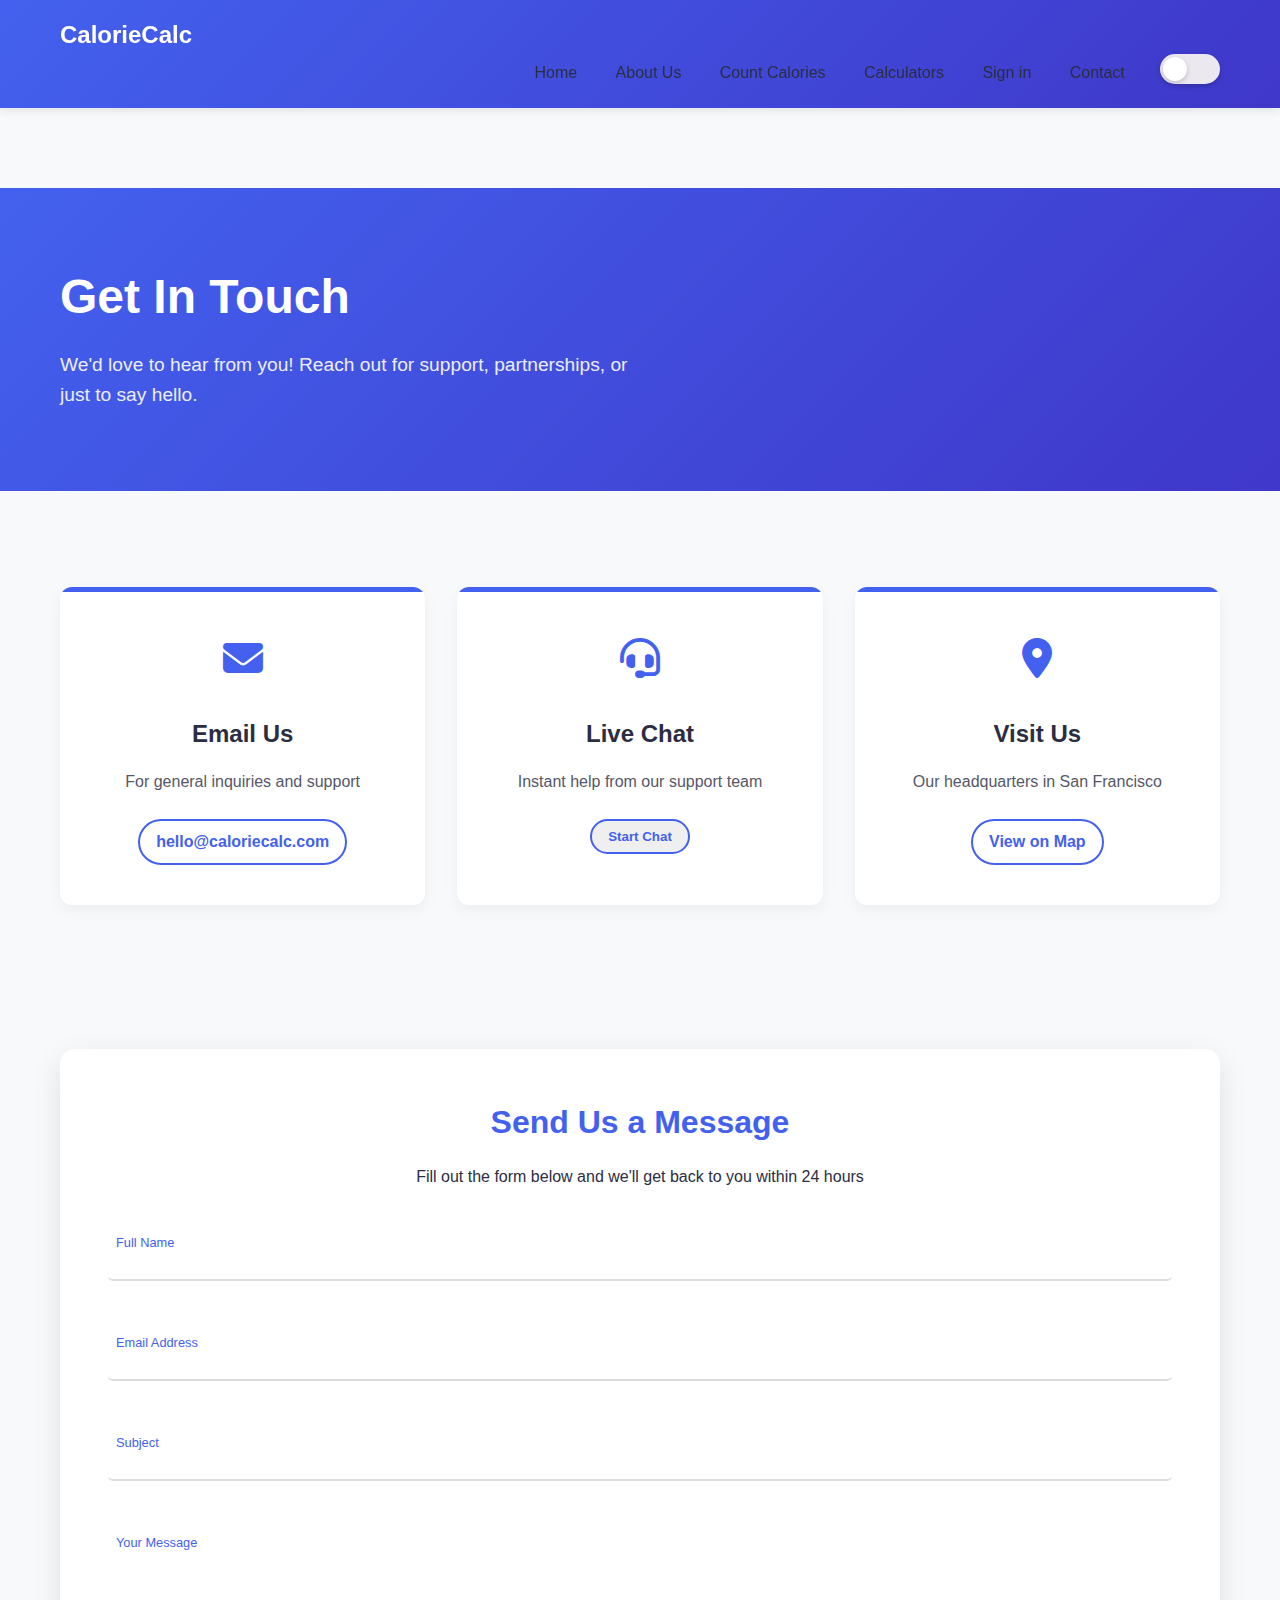
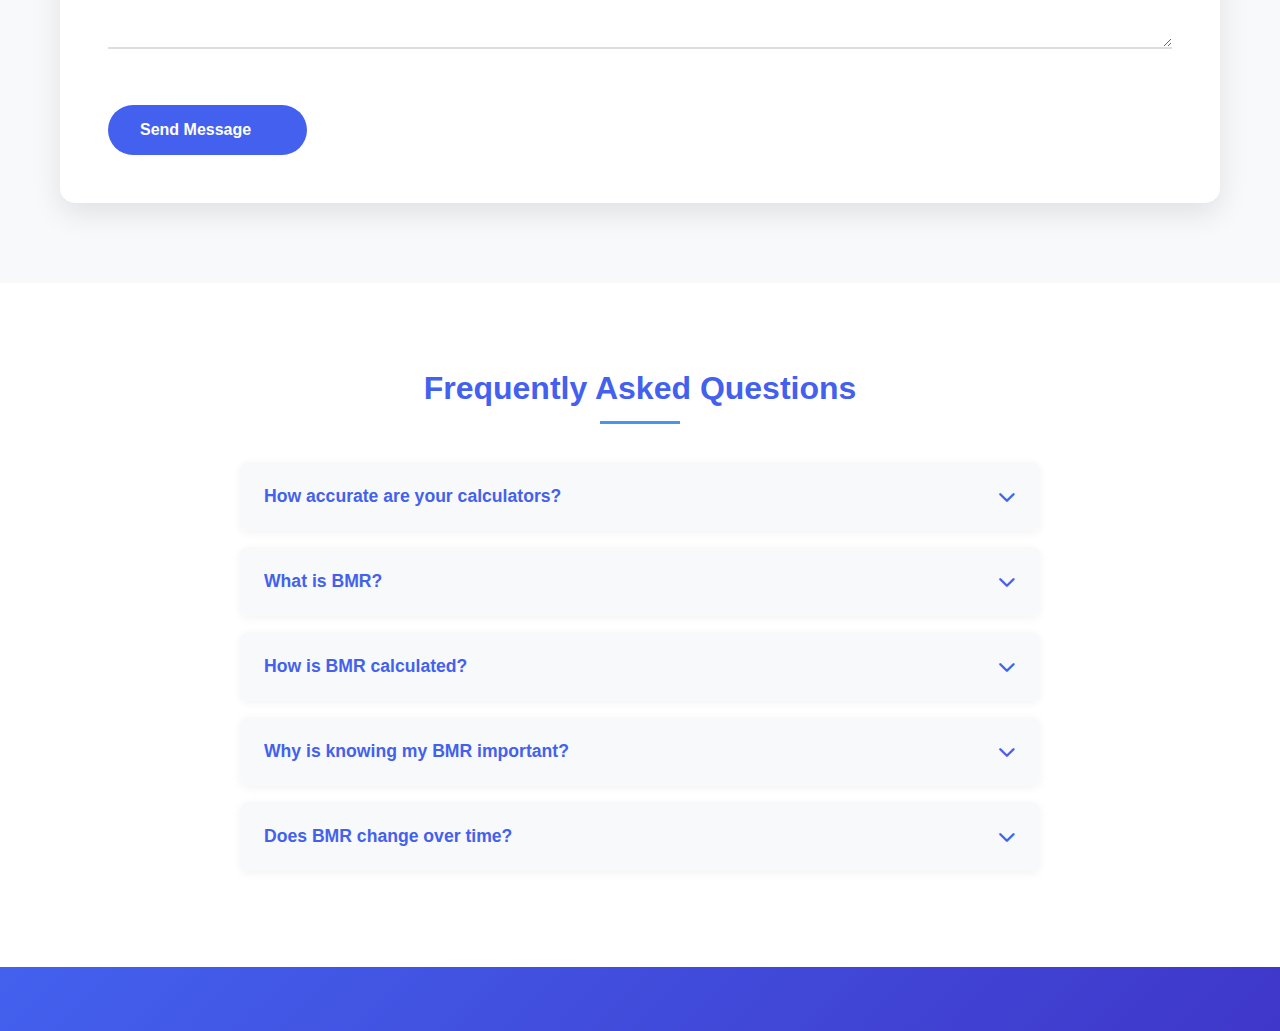
<file: contact.html>
<!DOCTYPE html>
<html lang="en" data-theme="light">
  <head>
    <meta charset="UTF-8" />
    <meta name="viewport" content="width=device-width, initial-scale=1.0" />
    <title>Contact Us | CalorieCalc</title>
    <link
      rel="stylesheet"
      href="https://cdnjs.cloudflare.com/ajax/libs/font-awesome/6.4.0/css/all.min.css"
    />
    <link rel="stylesheet" href="style.css" />
    <link rel="stylesheet" href="contact.css" />
  </head>
  <body>
    <!-- Same Navbar -->
    <header class="navbar">
      <div class="container">
        <div class="navbar-brand">
          <a href="#" class="logo">CalorieCalc</a>
          <button class="navbar-toggle" aria-label="Toggle navigation">
            <span class="hamburger"></span>
          </button>
        </div>

        <nav class="navbar-menu">
          <ul class="navbar-links">
            <li><a href="index.html" class="nav-link">Home</a></li>
            <li><a href="abiutus.html" class="nav-link">About Us</a></li>
            <li>
              <a href="caloriecount.html" class="nav-link">Count Calories </a>
            </li>
            <li><a href="calculator.html" class="nav-link">Calculators</a></li>
            <li><a href="signin.html" class="nav-link">Sign in</a></li>
            <li><a href="contact.html" class="nav-link">Contact</a></li>
            <li class="theme-toggle-container">
              <button
                id="theme-toggle"
                class="theme-toggle"
                aria-label="Toggle dark mode"
              >
                <span class="toggle-icon">
                  <i class="fas fa-sun"></i>
                  <i class="fas fa-moon"></i>
                </span>
                <span class="toggle-ball"></span>
              </button>
            </li>
          </ul>
        </nav>
      </div>
    </header>
    <!-- Contact Page Content -->
    <main class="contact-main">
      <!-- Hero Section -->
      <section class="contact-hero">
        <div class="container">
          <div class="hero-content">
            <h1>Get In Touch</h1>
            <p>
              We'd love to hear from you! Reach out for support, partnerships,
              or just to say hello.
            </p>
          </div>
        </div>
      </section>

      <!-- Contact Cards -->
      <section class="contact-cards">
        <div class="container">
          <div class="cards-grid">
            <div class="contact-card">
              <div class="card-icon">
                <i class="fas fa-envelope"></i>
              </div>
              <h3>Email Us</h3>
              <p>For general inquiries and support</p>
              <a href="mailto:hello@caloriecalc.com" class="card-link"
                >hello@caloriecalc.com</a
              >
            </div>

            <div class="contact-card">
              <div class="card-icon">
                <i class="fas fa-headset"></i>
              </div>
              <h3>Live Chat</h3>
              <p>Instant help from our support team</p>
              <button class="card-link chat-trigger">Start Chat</button>
            </div>

            <div class="contact-card">
              <div class="card-icon">
                <i class="fas fa-map-marker-alt"></i>
              </div>
              <h3>Visit Us</h3>
              <p>Our headquarters in San Francisco</p>
              <a href="#" class="card-link">View on Map</a>
            </div>
          </div>
        </div>
      </section>

      <!-- Contact Form -->
      <section class="contact-form-section">
        <div class="container">
          <div class="form-container">
            <div class="form-header">
              <h2>Send Us a Message</h2>
              <p>
                Fill out the form below and we'll get back to you within 24
                hours
              </p>
            </div>

            <form id="contactForm" class="modern-form">
              <div class="form-group floating">
                <input type="text" id="name" required />
                <label for="name">Full Name</label>
                <span class="highlight"></span>
              </div>

              <div class="form-group floating">
                <input type="email" id="email" required />
                <label for="email">Email Address</label>
                <span class="highlight"></span>
              </div>

              <div class="form-group floating">
                <input type="text" id="subject" required />
                <label for="subject">Subject</label>
                <span class="highlight"></span>
              </div>

              <div class="form-group floating">
                <textarea id="message" rows="4" required></textarea>
                <label for="message">Your Message</label>
                <span class="highlight"></span>
              </div>

              <div class="form-footer">
                <button type="submit" class="submit-btn">
                  <span class="btn-text">Send Message</span>
                  <span class="btn-icon">
                    <i class="fas fa-paper-plane"></i>
                  </span>
                </button>
              </div>
            </form>
          </div>
        </div>
      </section>

      <!-- FAQ Section -->
      <section class="faq-section">
        <div class="container">
          <h2 class="section-title">Frequently Asked Questions</h2>

          <div class="faq-container">
            <div class="faq-item">
              <button class="faq-question">
                <span>How accurate are your calculators?</span>
                <i class="fas fa-chevron-down"></i>
              </button>
              <div class="faq-answer">
                <p>
                  Our calculators use scientifically validated formulas like
                  Mifflin-St Jeor for BMR and Harris-Benedict for TDEE. While
                  individual results may vary, they provide excellent estimates
                  for most people.
                </p>
              </div>
            </div>

            <!-- Add 4-5 more FAQ items -->
          </div>
          <div class="faq-container">
            <div class="faq-item">
              <button class="faq-question">
                <span>What is BMR?</span>
                <i class="fas fa-chevron-down"></i>
              </button>
              <div class="faq-answer">
                <p>
                   BMR is the number of calories your body burns at rest to maintain basic functions like breathing, heart rate, and cell repair.

                </p>
              </div>
            </div>

            <!-- Add 4-5 more FAQ items -->
          </div>
          <div class="faq-container">
            <div class="faq-item">
              <button class="faq-question">
                <span>How is BMR calculated?</span>
                <i class="fas fa-chevron-down"></i>
              </button>
              <div class="faq-answer">
                <p>
                  It can be estimated using formulas like the Mifflin-St Jeor equation, which uses your age, gender, height, and weight.

                </p>
              </div>
            </div>

            <!-- Add 4-5 more FAQ items -->
          </div>
          <div class="faq-container">
            <div class="faq-item">
              <button class="faq-question">
                <span>Why is knowing my BMR important?</span>
                <i class="fas fa-chevron-down"></i>
              </button>
              <div class="faq-answer">
                <p>
                   It helps you figure out how many calories you need to maintain, lose, or gain weight when combined with your activity level.

                </p>
              </div>
            </div>

            <!-- Add 4-5 more FAQ items -->
          </div>
          <div class="faq-container">
            <div class="faq-item">
              <button class="faq-question">
                <span>Does BMR change over time?</span>
                <i class="fas fa-chevron-down"></i>
              </button>
              <div class="faq-answer">
                <p>
                  Yes, it changes with age, muscle mass, and weight. More muscle = higher BMR.

                </p>
              </div>
            </div>

            <!-- Add 4-5 more FAQ items -->
          </div>
        </div>
      </section>
    </main>

    <!-- Same Footer -->
    <footer class="footer">
      <!-- Your existing footer content -->
    </footer>

    <!-- Chat Widget (initially hidden) -->
    <div class="chat-widget">
      <div class="chat-header">
        <h4>Live Support</h4>
        <button class="close-chat"><i class="fas fa-times"></i></button>
      </div>
      <div class="chat-body">
        <!-- Chat messages will appear here -->
      </div>
      <div class="chat-input">
        <input type="text" placeholder="Type your message..." />
        <button><i class="fas fa-paper-plane"></i></button>
      </div>
    </div>

    <script src="logic.js"></script>
    <script src="contact.js"></script>
  </body>
</html>
</file>
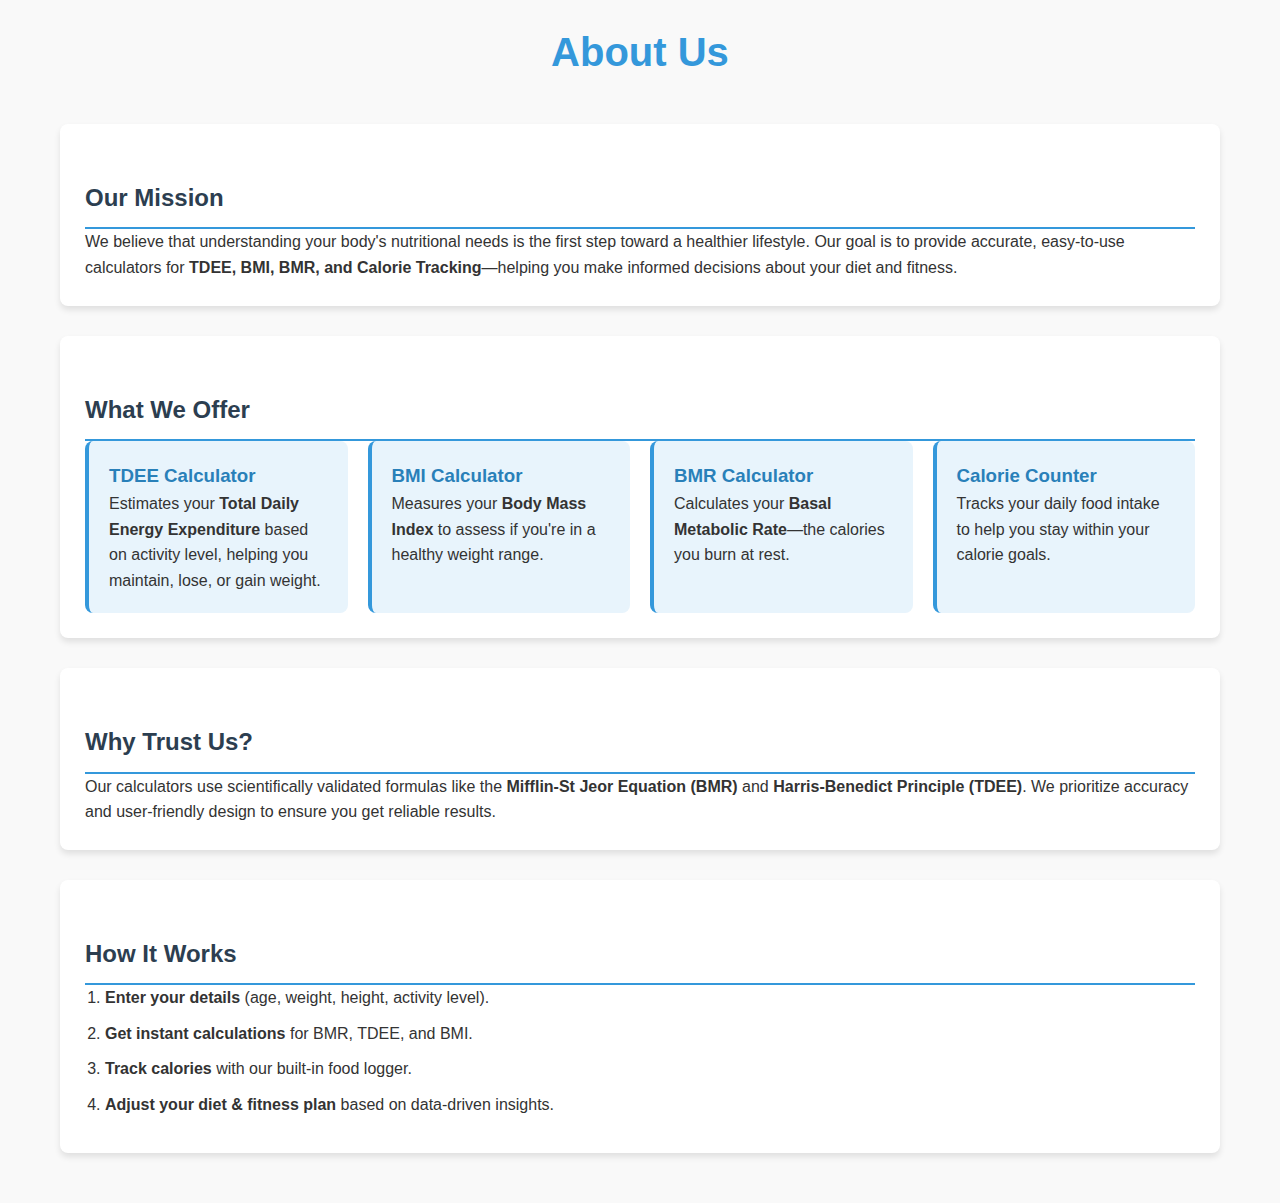
<file: newaboutus.html>
<!DOCTYPE html>
<html lang="en">
<head>
    <meta charset="UTF-8">
    <meta name="viewport" content="width=device-width, initial-scale=1.0">
    <title>About Us - Fitness Calculators</title>
    <link rel="stylesheet" href="style.css">
    <link rel="stylesheet" href="newaboutus.css">
</head>
<body>
    <section class="about-us">
        <div class="container">
            <h1>About Us</h1>
            
            <!-- Mission Section -->
            <div class="about-section">
                <h2>Our Mission</h2>
                <p>We believe that understanding your body's nutritional needs is the first step toward a healthier lifestyle. Our goal is to provide accurate, easy-to-use calculators for <strong>TDEE, BMI, BMR, and Calorie Tracking</strong>—helping you make informed decisions about your diet and fitness.</p>
            </div>
            
            <!-- What We Offer Section -->
            <div class="about-section">
                <h2>What We Offer</h2>
                <div class="features">
                    <div class="feature-box">
                        <h3>TDEE Calculator</h3>
                        <p>Estimates your <strong>Total Daily Energy Expenditure</strong> based on activity level, helping you maintain, lose, or gain weight.</p>
                    </div>
                    <div class="feature-box">
                        <h3>BMI Calculator</h3>
                        <p>Measures your <strong>Body Mass Index</strong> to assess if you're in a healthy weight range.</p>
                    </div>
                    <div class="feature-box">
                        <h3>BMR Calculator</h3>
                        <p>Calculates your <strong>Basal Metabolic Rate</strong>—the calories you burn at rest.</p>
                    </div>
                    <div class="feature-box">
                        <h3>Calorie Counter</h3>
                        <p>Tracks your daily food intake to help you stay within your calorie goals.</p>
                    </div>
                </div>
            </div>
            
            <!-- Why Trust Us? Section -->
            <div class="about-section">
                <h2>Why Trust Us?</h2>
                <p>Our calculators use scientifically validated formulas like the <strong>Mifflin-St Jeor Equation (BMR)</strong> and <strong>Harris-Benedict Principle (TDEE)</strong>. We prioritize accuracy and user-friendly design to ensure you get reliable results.</p>
            </div>
            
            <!-- How It Works Section -->
            <div class="about-section">
                <h2>How It Works</h2>
                <ol class="steps">
                    <li><strong>Enter your details</strong> (age, weight, height, activity level).</li>
                    <li><strong>Get instant calculations</strong> for BMR, TDEE, and BMI.</li>
                    <li><strong>Track calories</strong> with our built-in food logger.</li>
                    <li><strong>Adjust your diet & fitness plan</strong> based on data-driven insights.</li>
                </ol>
            </div>
        </div>
    </section>
</body>
</html>
</file>
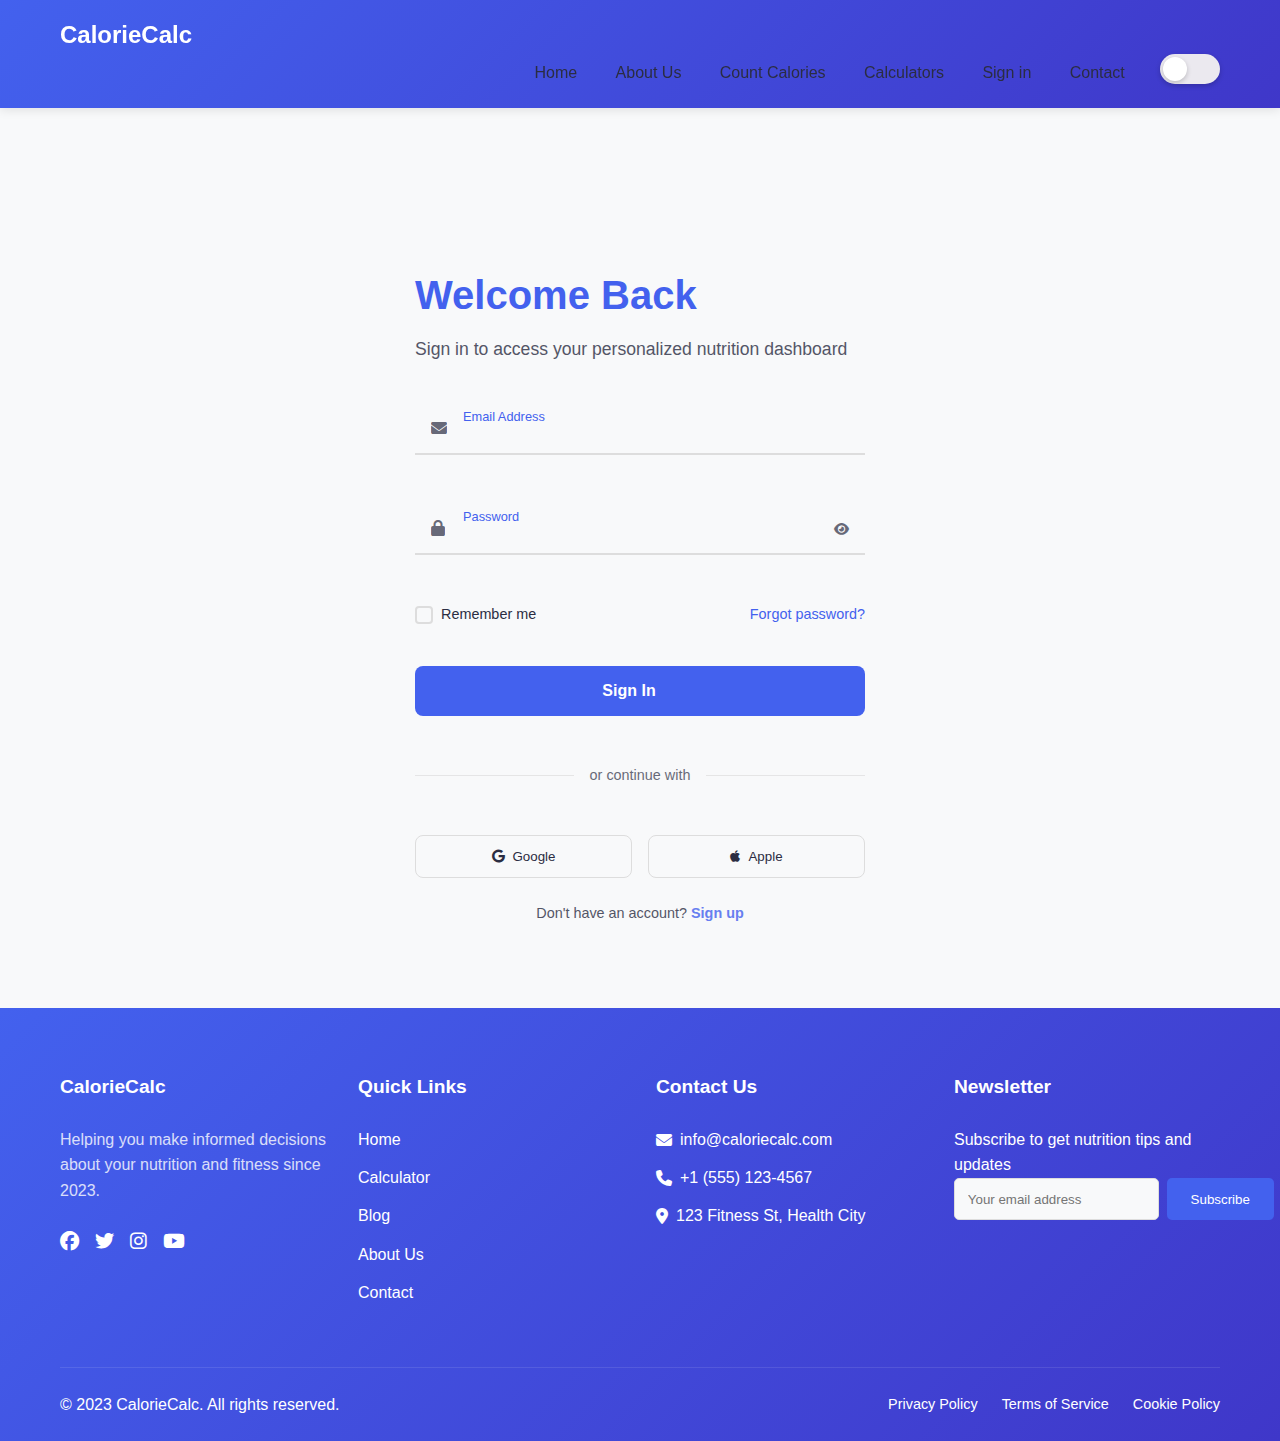
<file: signin.html>
<!DOCTYPE html>
<html lang="en" data-theme="light">
<head>
    <meta charset="UTF-8">
    <meta name="viewport" content="width=device-width, initial-scale=1.0">
    <title>Sign In | CalorieCalc</title>
    <link rel="stylesheet" href="https://cdnjs.cloudflare.com/ajax/libs/font-awesome/6.4.0/css/all.min.css">
    <link rel="stylesheet" href="style.css">
    <link rel="stylesheet" href="signin.css">
</head>
<body>
    <!-- Same Navbar -->
    <header class="navbar">
        <div class="container">
            <div class="navbar-brand">
                <a href="#" class="logo">CalorieCalc</a>
                <button class="navbar-toggle" aria-label="Toggle navigation">
                    <span class="hamburger"></span>
                </button>
            </div>
            
            <nav class="navbar-menu">
                <ul class="navbar-links">
                    <li><a href="index.html" class="nav-link">Home</a></li>
                    <li><a href="abiutus.html" class="nav-link">About Us</a></li>
                    <li><a href="caloriecount.html" class="nav-link">Count Calories </a></li>
                    <li><a href="calculator.html" class="nav-link">Calculators</a></li>
                    <li><a href="signin.html" class="nav-link">Sign in</a></li>
                    <li><a href="contact.html" class="nav-link">Contact</a></li>
                    <li class="theme-toggle-container">
                        <button id="theme-toggle" class="theme-toggle" aria-label="Toggle dark mode">
                            <span class="toggle-icon">
                                <i class="fas fa-sun"></i>
                                <i class="fas fa-moon"></i>
                            </span>
                            <span class="toggle-ball"></span>
                        </button>
                    </li>
                </ul>
            </nav>
        </div>
    </header>

    <!-- Sign In Content -->
    <main class="signin-main">
        <div class="signin-container">
            <div class="signin-left">
                <div class="signin-content">
                    <h1 class="signin-title">Welcome Back</h1>
                    <p class="signin-subtitle">Sign in to access your personalized nutrition dashboard</p>
                    
                    <form class="signin-form">
                        <div class="input-group floating">
                            <input type="email" id="email" required>
                            <label for="email">Email Address</label>
                            <div class="input-icon">
                                <i class="fas fa-envelope"></i>
                            </div>
                        </div>
                        
                        <div class="input-group floating">
                            <input type="password" id="password" required>
                            <label for="password">Password</label>
                            <div class="input-icon">
                                <i class="fas fa-lock"></i>
                            </div>
                            <button type="button" class="toggle-password">
                                <i class="fas fa-eye"></i>
                            </button>
                        </div>
                        
                        <div class="form-options">
                            <label class="remember-me">
                                <input type="checkbox">
                                <span class="checkmark"></span>
                                Remember me
                            </label>
                            <a href="#" class="forgot-password">Forgot password?</a>
                        </div>
                        
                        <button type="submit" class="signin-btn">
                            <span class="btn-text">Sign In</span>
                            <span class="btn-icon">
                                <i class="fas fa-arrow-right"></i>
                            </span>
                        </button>
                        
                        <div class="divider">
                            <span>or continue with</span>
                        </div>
                        
                        <div class="social-login">
                            <button type="button" class="social-btn google">
                                <i class="fab fa-google"></i>
                                Google
                            </button>
                            <button type="button" class="social-btn apple">
                                <i class="fab fa-apple"></i>
                                Apple
                            </button>
                        </div>
                    </form>
                    
                    <p class="signup-link">Don't have an account? <a href="signup.html">Sign up</a></p>
                </div>
            </div>     
        </div>
    </main>

    <!-- Same Footer -->
<footer class="footer">
    <div class="container">
        <div class="footer-grid">
            <div class="footer-about">
                <h3>CalorieCalc</h3>
                <p>Helping you make informed decisions about your nutrition and fitness since 2023.</p>
                <div class="social-links">
                    <a href="#"><i class="fab fa-facebook"></i></a>
                    <a href="#"><i class="fab fa-twitter"></i></a>
                    <a href="#"><i class="fab fa-instagram"></i></a>
                    <a href="#"><i class="fab fa-youtube"></i></a>
                </div>
            </div>
            <div class="footer-links">
                <h3>Quick Links</h3>
                <ul>
                    <li><a href="#">Home</a></li>
                    <li><a href="#calculator">Calculator</a></li>
                    <li><a href="#">Blog</a></li>
                    <li><a href="#">About Us</a></li>
                    <li><a href="#">Contact</a></li>
                </ul>
            </div>
            <div class="footer-contact">
                <h3>Contact Us</h3>
                <ul>
                    <li><i class="fas fa-envelope"></i> info@caloriecalc.com</li>
                    <li><i class="fas fa-phone"></i> +1 (555) 123-4567</li>
                    <li><i class="fas fa-map-marker-alt"></i> 123 Fitness St, Health City</li>
                </ul>
            </div>
            <div class="footer-newsletter">
                <h3>Newsletter</h3>
                <p id="para-subs">Subscribe to get nutrition tips and updates</p>
                <form class="newsletter-form">
                    <input type="email" placeholder="Your email address" required>
                    <button type="submit">Subscribe</button>
                </form>
            </div>
        </div>
        <div class="footer-bottom">
            <p id="footer1">&copy; 2023 CalorieCalc. All rights reserved.</p>
            <div class="footer-legal">
                <a href="#">Privacy Policy</a>
                <a href="#">Terms of Service</a>
                <a href="#">Cookie Policy</a>
            </div>
        </div>
    </div>
</footer>

    <script src="logic.js"></script>
    <script src="signin.js"></script>
</body>
</html>
</file>
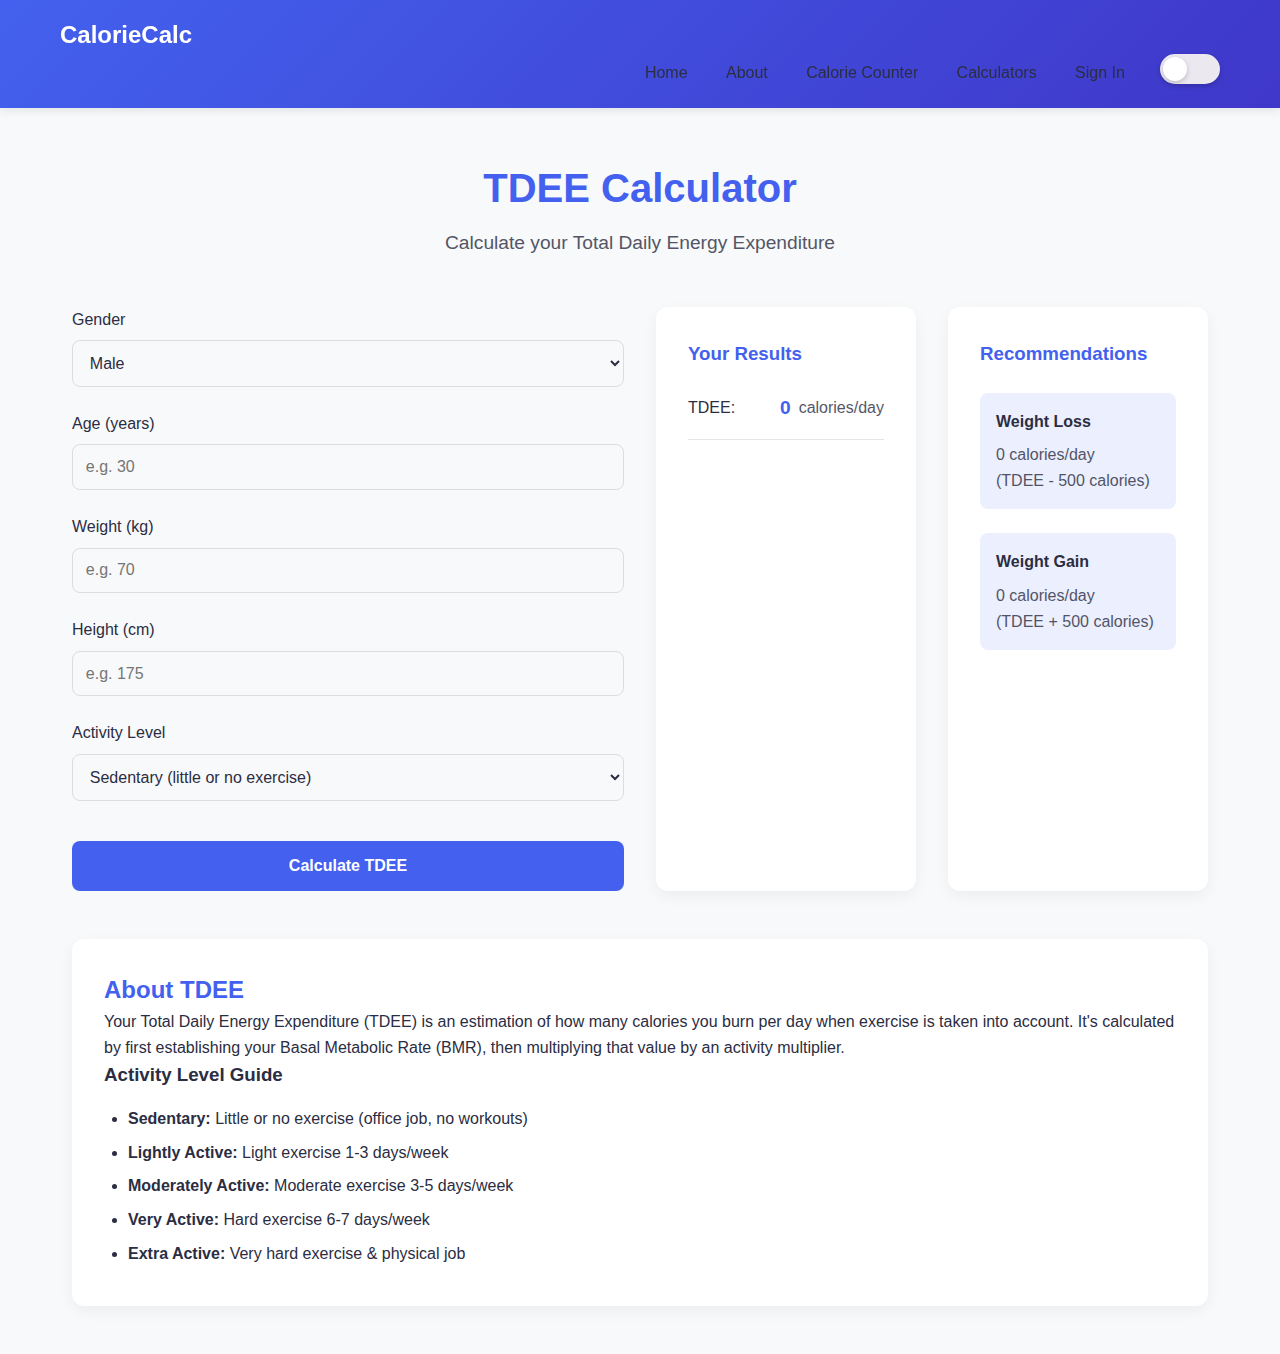
<file: tdee.html>
<!DOCTYPE html>
<html lang="en" data-theme="light">
<head>
    <meta charset="UTF-8">
    <meta name="viewport" content="width=device-width, initial-scale=1.0">
    <title>TDEE Calculator | CalorieCalc</title>
    <link rel="stylesheet" href="style.css">
    <link rel="stylesheet" href="https://cdnjs.cloudflare.com/ajax/libs/font-awesome/6.4.0/css/all.min.css">
    <link rel="stylesheet" href="tdee.css">
</head>
<body>
    <!-- Navbar with Home Button -->
    <header class="navbar">
        <div class="container">
            <div class="navbar-brand">
                <a href="../index.html" class="logo">CalorieCalc</a>
                <button class="navbar-toggle" aria-label="Toggle navigation">
                    <span class="hamburger"></span>
                </button>
            </div>
            
            <nav class="navbar-menu">
                <ul class="navbar-links">
                    <li><a href="../index.html" class="nav-link">Home</a></li>
                    <li><a href="../about.html" class="nav-link">About</a></li>
                    <li><a href="../caloriecount.html" class="nav-link">Calorie Counter</a></li>
                    <li><a href="../calculator.html" class="nav-link active">Calculators</a></li>
                    <li><a href="../signin.html" class="nav-link">Sign In</a></li>
                    <li class="theme-toggle-container">
                        <button id="theme-toggle" class="theme-toggle" aria-label="Toggle dark mode">
                            <span class="toggle-icon">
                                <i class="fas fa-sun"></i>
                                <i class="fas fa-moon"></i>
                            </span>
                            <span class="toggle-ball"></span>
                        </button>
                    </li>
                </ul>
            </nav>
        </div>
    </header>

    <!-- TDEE Calculator Section -->
    <main class="tdee-calculator">
        <div class="container">
            <h1>TDEE Calculator</h1>
            <p class="subtitle">Calculate your Total Daily Energy Expenditure</p>
            
            <div class="calculator-container">
                <div class="calculator">
                    <div class="form-group">
                        <label for="gender">Gender</label>
                        <select id="gender">
                            <option value="male">Male</option>
                            <option value="female">Female</option>
                        </select>
                    </div>
                    
                    <div class="form-group">
                        <label for="age">Age (years)</label>
                        <input type="number" id="age" min="15" max="100" placeholder="e.g. 30">
                    </div>
                    
                    <div class="form-group">
                        <label for="weight">Weight (kg)</label>
                        <input type="number" id="weight" min="30" step="0.1" placeholder="e.g. 70">
                    </div>
                    
                    <div class="form-group">
                        <label for="height">Height (cm)</label>
                        <input type="number" id="height" min="100" placeholder="e.g. 175">
                    </div>
                    
                    <div class="form-group">
                        <label for="activity">Activity Level</label>
                        <select id="activity">
                            <option value="1.2">Sedentary (little or no exercise)</option>
                            <option value="1.375">Lightly active (light exercise 1-3 days/week)</option>
                            <option value="1.55">Moderately active (moderate exercise 3-5 days/week)</option>
                            <option value="1.725">Very active (hard exercise 6-7 days/week)</option>
                            <option value="1.9">Extra active (very hard exercise & physical job)</option>
                        </select>
                    </div>
                    
                    <button id="calculate-tdee" class="calculate-btn">Calculate TDEE</button>
                </div>
                
                <div class="calculator-results">
                    <div class="result-card">
                        <h3>Your Results</h3>
                        <div class="result-item">
                            <span class="result-label">TDEE:</span>
                            <span id="tdee-result" class="result-value highlight">0</span>
                            <span class="result-unit">calories/day</span>
                        </div>
                    </div>
                    
                    <div class="recommendations">
                        <h3>Recommendations</h3>
                        <div class="recommendation-card">
                            <h4>Weight Loss</h4>
                            <p><span id="weight-loss-calories">0</span> calories/day</p>
                            <p>(TDEE - 500 calories)</p>
                        </div>
                        <div class="recommendation-card">
                            <h4>Weight Gain</h4>
                            <p><span id="weight-gain-calories">0</span> calories/day</p>
                            <p>(TDEE + 500 calories)</p>
                        </div>
                    </div>
                </div>
            </div>
            
            <div class="tdee-info">
                <h2>About TDEE</h2>
                <p>Your Total Daily Energy Expenditure (TDEE) is an estimation of how many calories you burn per day when exercise is taken into account. It's calculated by first establishing your Basal Metabolic Rate (BMR), then multiplying that value by an activity multiplier.</p>
                
                <h3>Activity Level Guide</h3>
                <ul class="activity-guide">
                    <li><strong>Sedentary:</strong> Little or no exercise (office job, no workouts)</li>
                    <li><strong>Lightly Active:</strong> Light exercise 1-3 days/week</li>
                    <li><strong>Moderately Active:</strong> Moderate exercise 3-5 days/week</li>
                    <li><strong>Very Active:</strong> Hard exercise 6-7 days/week</li>
                    <li><strong>Extra Active:</strong> Very hard exercise & physical job</li>
                </ul>
            </div>
        </div>
    </main>

    <script src="logic.js"></script>
    <script src="tdee.js"></script>
</body>
</html>
</file>
<file: style.css>
:root {
    /* Light theme colors */
    --primary-color: #4361ee;
    --secondary-color: #3f37c9;
    --accent-color: #4895ef;
    --text-color: #2b2d42;
    --bg-color: #f8f9fa;
    --nav-bg: #ffffff;
    --toggle-bg: #ebe9ef;
    --toggle-active: #4361ee;
    --toggle-ball: #ffffff;
    
    /* Dark theme colors - will be updated by JS */
    --dark-primary: #4361ee;
    --dark-secondary: #3f37c9;
    --dark-accent: #4895ef;
    --dark-text: #f8f9fa;
    --dark-bg: #121212;
    --dark-nav-bg: #1e1e1e;
    --dark-toggle-bg: #2d2d2d;
    --dark-toggle-active: #4cc9f0;
    --dark-toggle-ball: #1e1e1e;
}

[data-theme="dark"] {
    --primary-color: var(--dark-primary);
    --secondary-color: var(--dark-secondary);
    --accent-color: var(--dark-accent);
    --text-color: var(--dark-text);
    --bg-color: var(--dark-bg);
    --nav-bg: var(--dark-nav-bg);
    --toggle-bg: var(--dark-toggle-bg);
    --toggle-active: var(--dark-toggle-active);
    --toggle-ball: var(--dark-toggle-ball);
}

* {
    margin: 0;
    padding: 0;
    box-sizing: border-box;
    transition: background-color 0.3s ease, color 0.3s ease;
}

body {
    font-family: 'Segoe UI', Tahoma, Geneva, Verdana, sans-serif;
    background-color: var(--bg-color);
    color: var(--text-color);
    line-height: 1.6;
}
.p{
    text-decoration: none;
    color: var(--text-color);
}

.container {
    width: 100%;
    max-width: 1200px;
    margin: 0 auto;
    padding: 0 20px;
}

/* Navbar styles */
.navbar {
    background: linear-gradient(135deg, var(--primary-color) 0%, var(--secondary-color) 100%);
    box-shadow: 0 2px 10px rgba(0, 0, 0, 0.1);
    position: sticky;
    top: 0;
    z-index: 1000;
    padding: 1rem 0;
}

.navbar-brand {
    display: flex;
    justify-content: space-between;
    align-items: center;
}

.logo {
    font-size: 1.5rem;
    font-weight: 700;
    color: white;
    text-decoration: none;


}

.navbar-toggle {
    background: transparent;
    border: none;
    cursor: pointer;
    display: none;
    padding: 10px;
    position: relative;
    z-index: 1001;
}

.hamburger {
    display: block;
    width: 25px;
    height: 3px;
    background-color: var(--text-color);
    position: relative;
    transition: all 0.3s ease;
}

.hamburger::before,
.hamburger::after {
    content: '';
    position: absolute;
    width: 25px;
    height: 3px;
    background-color: var(--text-color);
    transition: all 0.3s ease;
}

.hamburger::before {
    transform: translateY(-8px);
}

.hamburger::after {
    transform: translateY(8px);
}

.navbar-toggle.active .hamburger {
    background-color: transparent;
}

.navbar-toggle.active .hamburger::before {
    transform: rotate(45deg);
}

.navbar-toggle.active .hamburger::after {
    transform: rotate(-45deg);
}

.navbar-menu {
    display: flex;
    justify-content: flex-end;
}

.navbar-links {
    display: flex;
    list-style: none;
    align-items: center;
}

.nav-link {
    color: var(--text-color);
    text-decoration: none;
    padding: 0.5rem 1rem;
    margin: 0 0.2rem;
    font-weight: 500;
    position: relative;
    transition: color 0.3s ease;
}

.nav-link:hover {
    color: var(--primary-color);
}

.nav-link::after {
    content: '';
    position: absolute;
    bottom: 0;
    left: 50%;
    transform: translateX(-50%);
    width: 0;
    height: 2px;
    background-color: var(--primary-color);
    transition: width 0.3s ease;
}

.nav-link:hover::after {
    width: 70%;
}

.theme-toggle-container {
    margin-left: 1rem;
}

/* Modern Toggle Button */
.theme-toggle {
    position: relative;
    width: 60px;
    height: 30px;
    border-radius: 30px;
    background-color: var(--toggle-bg);
    border: none;
    cursor: pointer;
    padding: 0;
    overflow: hidden;
    box-shadow: 0 2px 5px rgba(0, 0, 0, 0.2);
    transition: background-color 0.3s ease;
}

.theme-toggle:hover {
    background-color: var(--toggle-active);
    opacity: 0.9;
}

.toggle-icon {
    position: absolute;
    top: 50%;
    transform: translateY(-50%);
    width: 100%;
    display: flex;
    justify-content: space-between;
    padding: 0 8px;
    pointer-events: none;
}

.toggle-icon i {
    font-size: 14px;
    color: var(--text-color);
    transition: opacity 0.3s ease;
}

.toggle-icon .fa-sun {
    opacity: 1;
}

.toggle-icon .fa-moon {
    opacity: 0;
}

[data-theme="dark"] .toggle-icon .fa-sun {
    opacity: 0;
}

[data-theme="dark"] .toggle-icon .fa-moon {
    opacity: 1;
}

.toggle-ball {
    position: absolute;
    top: 3px;
    left: 3px;
    width: 24px;
    height: 24px;
    background-color: var(--toggle-ball);
    border-radius: 50%;
    transition: transform 0.3s ease, background-color 0.3s ease;
    box-shadow: 0 2px 5px rgba(0, 0, 0, 0.2);
}

[data-theme="dark"] .toggle-ball {
    transform: translateX(30px);
}

/* Main content styles */
.main-content {
    padding: 2rem;
    text-align: center;
}
/* Hero Section */
.hero {
    padding: 4rem 0;
    background: linear-gradient(135deg, var(--primary-color) 0%, var(--secondary-color) 100%);
    color: white;
}

.hero .container {
    display: flex;
    align-items: center;
    gap: 2rem;
}

.hero-content {
    flex: 1;
}

.hero-image {
    flex: 1;
    display: flex;
    justify-content: center;
}

.hero-img {
    max-width: 100%;
    border-radius: 10px;
}

.hero h1 {
    font-size: 2.5rem;
    margin-bottom: 1rem;
    line-height: 1.2;
}

.hero-subtitle {
    font-size: 1.2rem;
    margin-bottom: 2rem;
    opacity: 0.9;
}

.cta-button {
    display: inline-block;
    padding: 0.8rem 1.8rem;
    background-color: white;
    color: var(--primary-color);
    border-radius: 50px;
    font-weight: 600;
    text-decoration: none;
    transition: all 0.3s ease;
}

.cta-button:hover {
    transform: translateY(-3px);
    box-shadow: 0 5px 15px rgba(0, 0, 0, 0.1);
}

/* Section Styling */
.section-title {
    text-align: center;
    margin-bottom: 3rem;
    font-size: 2rem;
    color: var(--primary-color);
    position: relative;
}

.section-title::after {
    content: '';
    position: absolute;
    bottom: -10px;
    left: 50%;
    transform: translateX(-50%);
    width: 80px;
    height: 3px;
    background-color: var(--accent-color);
}

/* Calculator Section */
.calculator-section {
    padding: 4rem 0;
    background-color: var(--bg-color);
}

.calculator-tabs {
    display: flex;
    justify-content: center;
    margin-bottom: 2rem;
    gap: 1rem;
}

.tab-btn {
    padding: 0.8rem 1.5rem;
    background-color: var(--toggle-bg);
    border: none;
    border-radius: 5px;
    cursor: pointer;
    font-weight: 600;
    transition: all 0.3s ease;
}

.tab-btn:hover {
    background-color: var(--primary-color);
    color: white;
}

.tab-btn.active {
    background-color: var(--primary-color);
    color: white;
}

.calculator-forms {
    background-color: var(--nav-bg);
    border-radius: 10px;
    padding: 2rem;
    box-shadow: 0 5px 15px rgba(0, 0, 0, 0.05);
}

.calculator-form {
    display: none;
}

.calculator-form.active {
    display: block;
}

.form-group {
    margin-bottom: 1.5rem;
}

.form-group label {
    display: block;
    margin-bottom: 0.5rem;
    font-weight: 500;
}

.form-group input,
.form-group select {
    width: 100%;
    padding: 0.8rem;
    border: 1px solid #ddd;
    border-radius: 5px;
    background-color: var(--nav-bg);
    color: var(--text-color);
}

.calculate-btn {
    background-color: var(--primary-color);
    color: white;
    border: none;
    padding: 1rem 2rem;
    border-radius: 5px;
    cursor: pointer;
    font-weight: 600;
    transition: all 0.3s ease;
    width: 100%;
}

.calculate-btn:hover {
    background-color: var(--secondary-color);
    transform: translateY(-2px);
}

.calculator-result {
    margin-top: 2rem;
    padding: 1.5rem;
    background-color: rgba(67, 97, 238, 0.1);
    border-radius: 8px;
    border-left: 4px solid var(--primary-color);
}

.result-box {
    font-size: 1.8rem;
    font-weight: 700;
    color: var(--primary-color);
    margin: 1rem 0;
}

.category-box {
    padding: 0.5rem;
    border-radius: 5px;
    font-weight: 600;
    text-align: center;
}

/* Services Section */
.services-section {
    padding: 4rem 0;
    background-color: var(--nav-bg);
}

.services-grid {
    display: grid;
    grid-template-columns: repeat(auto-fit, minmax(250px, 1fr));
    gap: 2rem;
}

.service-card {
    background-color: var(--bg-color);
    padding: 2rem;
    border-radius: 10px;
    text-align: center;
    transition: transform 0.3s ease;
    box-shadow: 0 5px 15px rgba(0, 0, 0, 0.05);
}

.service-card:hover {
    transform: translateY(-10px);
}

.service-icon {
    font-size: 2.5rem;
    color: var(--primary-color);
    margin-bottom: 1.5rem;
}

.service-card h3 {
    margin-bottom: 1rem;
    color: var(--primary-color);
}

/* Features Section */
.features-section {
    padding: 4rem 0;
}

.features-container {
    max-width: 800px;
    margin: 0 auto;
}

.feature {
    display: flex;
    gap: 2rem;
    margin-bottom: 2rem;
    align-items: flex-start;
}

.feature-number {
    font-size: 2rem;
    font-weight: 700;
    color: var(--primary-color);
    opacity: 0.3;
}

.feature-content h3 {
    margin-bottom: 0.5rem;
    color: var(--primary-color);
}

/* Footer */
.footer {
    background: linear-gradient(135deg, var(--primary-color) 0%, var(--secondary-color) 100%);
    color: var(--text-color);
    padding: 4rem 0 0;
}

.footer-grid {
    display: grid;
    grid-template-columns: repeat(auto-fit, minmax(250px, 1fr));
    gap: 2rem;
    margin-bottom: 3rem;
}

.footer h3 {
    color: white;
    margin-bottom: 1.5rem;
    font-size: 1.2rem;
}

.footer-about p {
    color:white;
    margin-bottom: 1.5rem;
    opacity: 0.8;
}

.social-links {
    display: flex;
    gap: 1rem;
}

.social-links a {
    color: white;
    font-size: 1.2rem;
    transition: color 1s ease;
}

.social-links a:hover {
    color: black;
    font-size: 1.3rem;
}

.footer-links ul{
    list-style: none;
    color: white;
}
.footer-contact ul {
    list-style: none;
    color: white;
}

.footer-links li,
.footer-contact li {
    margin-bottom: 0.8rem;
}

.footer-links a {
    color: white;
    text-decoration: none;
    transition: color 0.3s ease;
}

.footer-links a:hover {
    color: black;
}

.footer-contact li {
    display: flex;
    align-items: center;
    gap: 0.5rem;
}

.newsletter-form {
    display: flex;
    gap: 0.5rem;
}

.newsletter-form input {
    flex: 1;
    padding: 0.8rem;
    border: 1px solid #ddd;
    border-radius: 5px;
    background-color: var(--bg-color);
    color: var(--text-color);
}
#para-subs{
    color:white;
}
.newsletter-form button {
    padding: 0 1.5rem;
    background-color: var(--primary-color);
    color: white;
    border: none;
    border-radius: 5px;
    cursor: pointer;
    transition: background-color 0.3s ease;
}

.newsletter-form button:hover {
    background-color: var(--secondary-color);
}

.footer-bottom {
    padding: 1.5rem 0;
    border-top: 1px solid rgba(255, 255, 255, 0.1);
    display: flex;
    justify-content: space-between;
    align-items: center;
}

.footer-legal {
    display: flex;
    gap: 1.5rem;
}

.footer-legal a {
    color: white;
    text-decoration: none;
    font-size: 0.9rem;
    transition: color 0.3s ease;
}
#footer1{
    color: white;
}

.footer-legal a:hover {
    color: black;
}

/* Responsive Adjustments */
@media (max-width: 768px) {
    .hero .container {
        flex-direction: column;
    }
    
    .hero-content {
        text-align: center;
        margin-bottom: 2rem;
    }
    
    .calculator-tabs {
        flex-wrap: wrap;
    }
    
    .feature {
        flex-direction: column;
        gap: 0.5rem;
    }
    
    .footer-bottom {
        flex-direction: column;
        gap: 1rem;
        text-align: center;
    }
    
    .footer-legal {
        justify-content: center;
    }
}

/* Responsive styles */
@media (max-width: 768px) {
    .navbar-toggle {
        display: block;
    }
    
    .navbar-menu {
        position: fixed;
        top: 0;
        right: -100%;
        width: 70%;
        max-width: 300px;
        height: 100vh;
        background-color: var(--nav-bg);
        flex-direction: column;
        justify-content: center;
        align-items: center;
        transition: right 0.3s ease;
        box-shadow: -5px 0 15px rgba(0, 0, 0, 0.1);
    }
    
    .navbar-menu.active {
        right: 0;
    }
    
    .navbar-links {
        flex-direction: column;
        width: 100%;
    }
    
    .nav-link {
        margin: 0.5rem 0;
        padding: 1rem;
        width: 100%;
        text-align: center;
    }
    
    .nav-link::after {
        display: none;
    }
    
    .theme-toggle-container {
        margin: 1rem 0 0;
    }
}
</file>
<file: aboutus.css>
/* About Page Specific Styles */
.about-main {
    padding-top: 80px; /* Account for fixed navbar */
}

/* Hero Section */
.about-hero {
    background: linear-gradient(135deg, var(--primary-color) 0%, var(--secondary-color) 100%);
    color: white;
    padding: 6rem 0;
    text-align: center;
}

.about-title {
    font-size: 3rem;
    margin-bottom: 1rem;
    animation: fadeInDown 1s ease-out;
}

.about-subtitle {
    font-size: 1.5rem;
    opacity: 0.9;
    animation: fadeInUp 1s ease-out 0.3s both;
}

/* Section Styling */
.about-section {
    padding: 5rem 0;
}

.about-section .container {
    display: flex;
    align-items: center;
    gap: 3rem;
}

.section-content {
    flex: 1;
}

.section-image {
    flex: 1;
}

.about-img {
    width: 100%;
    border-radius: 10px;
}

/* Mission Section */
.mission-section {
    background-color: var(--nav-bg);
}

.mission-stats {
    display: flex;
    gap: 2rem;
    margin-top: 2rem;
}

.stat-item {
    text-align: center;
    padding: 1.5rem;
    background: rgba(255, 255, 255, 0.1);
    border-radius: 8px;
    min-width: 120px;
}

.stat-number {
    font-size: 2rem;
    font-weight: 700;
    color: var(--primary-color);
    display: block;
}

.stat-label {
    font-size: 0.9rem;
    opacity: 0.8;
}

/* Team Section */
.team-section {
    background-color: var(--bg-color);
}

.team-grid {
    display: grid;
    grid-template-columns: repeat(auto-fit, minmax(250px, 1fr));
    gap: 2rem;
    margin-top: 3rem;
}

.team-member {
    background: var(--nav-bg);
    padding: 2rem;
    border-radius: 10px;
    text-align: center;
    transition: transform 0.3s ease;
}

.team-member:hover {
    transform: translateY(-10px);
}

.member-image {
    width: 150px;
    height: 150px;
    border-radius: 50%;
    overflow: hidden;
    margin: 0 auto 1.5rem;
    border: 3px solid var(--primary-color);
}

.member-image img {
    width: 100%;
    height: 100%;
    object-fit: cover;
}

.member-role {
    color: var(--primary-color);
    font-weight: 600;
    margin-bottom: 1rem;
}

.member-social {
    margin-top: 1rem;
}

.member-social a {
    color: var(--text-color);
    margin: 0 0.5rem;
    font-size: 1.2rem;
    transition: color 0.3s ease;
}

.member-social a:hover {
    color: var(--primary-color);
}

/* Values Section */
.values-grid {
    display: grid;
    grid-template-columns: repeat(auto-fit, minmax(250px, 1fr));
    gap: 2rem;
    margin-top: 3rem;
}

.value-card {
    background: var(--nav-bg);
    padding: 2rem;
    border-radius: 10px;
    text-align: center;
    transition: all 0.3s ease;
}

.value-card:hover {
    background: var(--primary-color);
    color: white;
}

.value-card:hover h3,
.value-card:hover .value-icon {
    color: white;
}

.value-icon {
    font-size: 2.5rem;
    color: var(--primary-color);
    margin-bottom: 1.5rem;
    transition: all 0.3s ease;
}

.value-card h3 {
    margin-bottom: 1rem;
}

/* CTA Section */
.about-cta {
    background: linear-gradient(135deg, var(--primary-color) 0%, var(--secondary-color) 100%);
    color: white;
    padding: 4rem 0;
    text-align: center;
}

.about-cta h2 {
    margin-bottom: 2rem;
    font-size: 2rem;
}

.about-cta .cta-button {
    background: white;
    color: var(--primary-color);
    padding: 1rem 2.5rem;
    font-size: 1.1rem;
    font-weight: 600;
}

/* Animations */
@keyframes fadeInDown {
    from {
        opacity: 0;
        transform: translateY(-30px);
    }
    to {
        opacity: 1;
        transform: translateY(0);
    }
}

@keyframes fadeInUp {
    from {
        opacity: 0;
        transform: translateY(30px);
    }
    to {
        opacity: 1;
        transform: translateY(0);
    }
}

/* Responsive Styles */
@media (max-width: 768px) {
    .about-section .container {
        flex-direction: column;
    }
    
    .section-image {
        order: -1;
    }
    
    .mission-stats {
        flex-direction: column;
    }
    
    .about-title {
        font-size: 2.2rem;
    }
    
    .about-subtitle {
        font-size: 1.2rem;
    }
}
</file>
<file: bmi.css>
/* BMI Calculator Styles */
.bmi-calculator {
    padding: 3rem 0;
    background-color: var(--bg-color);
    color: var(--text-color);
}

.bmi-calculator .container {
    max-width: 1200px;
    margin: 0 auto;
    padding: 0 2rem;
}

.bmi-calculator h1 {
    font-size: 2.5rem;
    color: var(--primary-color);
    margin-bottom: 0.5rem;
    text-align: center;
}

.bmi-calculator .subtitle {
    font-size: 1.2rem;
    text-align: center;
    margin-bottom: 3rem;
    opacity: 0.8;
}

.calculator-container {
    display: grid;
    grid-template-columns: 1fr;
    gap: 2rem;
    margin-bottom: 3rem;
}

.calculator-form {
    background-color: var(--nav-bg);
    padding: 2rem;
    border-radius: 12px;
    box-shadow: 0 5px 15px rgba(0, 0, 0, 0.05);
}

.form-group {
    margin-bottom: 1.5rem;
}

.form-group label {
    display: block;
    margin-bottom: 0.5rem;
    font-weight: 500;
}

.form-group input {
    width: 100%;
    padding: 0.8rem;
    border: 1px solid #ddd;
    border-radius: 8px;
    background-color: var(--bg-color);
    color: var(--text-color);
    font-size: 1rem;
}

.calculate-btn {
    width: 100%;
    padding: 1rem;
    background-color: var(--primary-color);
    color: white;
    border: none;
    border-radius: 8px;
    font-size: 1rem;
    font-weight: 600;
    cursor: pointer;
    transition: all 0.3s ease;
    margin-top: 1rem;
}

.calculate-btn:hover {
    background-color: var(--secondary-color);
    transform: translateY(-2px);
    box-shadow: 0 5px 15px rgba(0, 0, 0, 0.1);
}

.calculator-results {
    display: grid;
    grid-template-columns: 1fr;
    gap: 2rem;
}

.result-card,
.bmi-chart {
    background-color: var(--nav-bg);
    padding: 2rem;
    border-radius: 12px;
    box-shadow: 0 5px 15px rgba(0, 0, 0, 0.05);
}

.result-card h3,
.bmi-chart h3 {
    margin-top: 0;
    margin-bottom: 1.5rem;
    color: var(--primary-color);
}

.result-item {
    display: flex;
    align-items: center;
    margin-bottom: 1rem;
    padding-bottom: 1rem;
    border-bottom: 1px solid rgba(0, 0, 0, 0.1);
}

.result-label {
    flex: 1;
    font-weight: 500;
}

.result-value {
    font-weight: 700;
    margin: 0 0.5rem;
}

.highlight {
    color: var(--primary-color);
    font-size: 1.2rem;
}

.bmi-chart table {
    width: 100%;
    border-collapse: collapse;
}

.bmi-chart td {
    padding: 0.75rem;
    border-bottom: 1px solid rgba(0, 0, 0, 0.1);
}

.bmi-chart tr:last-child td {
    border-bottom: none;
}

.underweight {
    color: #4cc9f0;
    font-weight: 500;
}

.normal {
    color: #4ade80;
    font-weight: 500;
}

.overweight {
    color: #f59e0b;
    font-weight: 500;
}

.obese {
    color: #f87171;
    font-weight: 500;
}

.value {
    text-align: right;
    opacity: 0.8;
}

.bmi-info {
    background-color: var(--nav-bg);
    padding: 2rem;
    border-radius: 12px;
    box-shadow: 0 5px 15px rgba(0, 0, 0, 0.05);
    margin-top: 3rem;
}

.bmi-info h2 {
    color: var(--primary-color);
    margin-top: 0;
}

.bmi-info h3 {
    margin-bottom: 1rem;
}

.limitations {
    padding-left: 1.5rem;
}

.limitations li {
    margin-bottom: 0.5rem;
}

/* Responsive Design */
@media (min-width: 768px) {
    .calculator-container {
        grid-template-columns: 1fr 1fr;
    }
    
    .calculator-results {
        grid-template-columns: 1fr;
    }
}

@media (min-width: 992px) {
    .calculator-results {
        grid-template-columns: 1fr 1fr;
    }
}
</file>
<file: bmr.css>
/* BMR Calculator Styles */
.bmr-calculator {
    padding: 3rem 0;
    background-color: var(--bg-color);
    color: var(--text-color);
}

.bmr-calculator .container {
    max-width: 1200px;
    margin: 0 auto;
    padding: 0 2rem;
}

.bmr-calculator h1 {
    font-size: 2.5rem;
    color: var(--primary-color);
    margin-bottom: 0.5rem;
    text-align: center;
}

.bmr-calculator .subtitle {
    font-size: 1.2rem;
    text-align: center;
    margin-bottom: 3rem;
    opacity: 0.8;
}

.calculator-container {
    display: grid;
    grid-template-columns: 1fr;
    gap: 2rem;
    margin-bottom: 3rem;
}

.calculator-form {
    background-color: var(--nav-bg);
    padding: 2rem;
    border-radius: 12px;
    box-shadow: 0 5px 15px rgba(0, 0, 0, 0.05);
}

.form-group {
    margin-bottom: 1.5rem;
}

.form-group label {
    display: block;
    margin-bottom: 0.5rem;
    font-weight: 500;
}

.form-group input,
.form-group select {
    width: 100%;
    padding: 0.8rem;
    border: 1px solid #ddd;
    border-radius: 8px;
    background-color: var(--bg-color);
    color: var(--text-color);
    font-size: 1rem;
}

.calculate-btn {
    width: 100%;
    padding: 1rem;
    background-color: var(--primary-color);
    color: white;
    border: none;
    border-radius: 8px;
    font-size: 1rem;
    font-weight: 600;
    cursor: pointer;
    transition: all 0.3s ease;
    margin-top: 1rem;
}

.calculate-btn:hover {
    background-color: var(--secondary-color);
    transform: translateY(-2px);
    box-shadow: 0 5px 15px rgba(0, 0, 0, 0.1);
}

.calculator-results {
    display: grid;
    grid-template-columns: 1fr;
    gap: 2rem;
}

.result-card,
.bmr-info-card {
    background-color: var(--nav-bg);
    padding: 2rem;
    border-radius: 12px;
    box-shadow: 0 5px 15px rgba(0, 0, 0, 0.05);
}

.result-card h3,
.bmr-info-card h3 {
    margin-top: 0;
    margin-bottom: 1.5rem;
    color: var(--primary-color);
}

.result-item {
    display: flex;
    align-items: center;
    margin-bottom: 1rem;
    padding-bottom: 1rem;
    border-bottom: 1px solid rgba(0, 0, 0, 0.1);
}

.result-label {
    flex: 1;
    font-weight: 500;
}

.result-value {
    font-weight: 700;
    margin: 0 0.5rem;
}

.highlight {
    color: var(--primary-color);
    font-size: 1.2rem;
}

.result-unit {
    opacity: 0.8;
}

.bmr-info-card h4 {
    margin-top: 1.5rem;
    margin-bottom: 0.5rem;
}

.bmr-uses {
    padding-left: 1.5rem;
}

.bmr-uses li {
    margin-bottom: 0.5rem;
}

.bmr-explanation {
    background-color: var(--nav-bg);
    padding: 2rem;
    border-radius: 12px;
    box-shadow: 0 5px 15px rgba(0, 0, 0, 0.05);
    margin-top: 3rem;
}

.bmr-explanation h2 {
    color: var(--primary-color);
    margin-top: 0;
    text-align: center;
}

.bmr-explanation p {
    text-align: center;
    max-width: 700px;
    margin: 0 auto 2rem;
}

.factors-grid {
    display: grid;
    grid-template-columns: repeat(auto-fit, minmax(250px, 1fr));
    gap: 2rem;
    margin-top: 2rem;
}

.factor-card {
    background-color: var(--bg-color);
    padding: 1.5rem;
    border-radius: 8px;
    text-align: center;
    transition: transform 0.3s ease;
}

.factor-card:hover {
    transform: translateY(-5px);
}

.factor-card i {
    font-size: 2rem;
    color: var(--primary-color);
    margin-bottom: 1rem;
}

.factor-card h3 {
    margin-top: 0;
    margin-bottom: 0.5rem;
}

.factor-card p {
    margin: 0;
    opacity: 0.8;
    font-size: 0.9rem;
}

/* Responsive Design */
@media (min-width: 768px) {
    .calculator-container {
        grid-template-columns: 1fr 1fr;
    }
    
    .calculator-results {
        grid-template-columns: 1fr;
    }
}

@media (min-width: 992px) {
    .calculator-results {
        grid-template-columns: 1fr 1fr;
    }
}
</file>
<file: calculator.css>
/* Calculator Section Styles */
.calculators-section {
    padding: 5rem 0;
    background-color: var(--bg-color);
    min-height: 100vh;
}

.calculators-container {
    max-width: 1200px;
    margin: 0 auto;
    padding: 0 2rem;
}

.section-header {
    text-align: center;
    margin-bottom: 4rem;
}

.section-title {
    font-size: 2.5rem;
    color: var(--primary-color);
    margin-bottom: 1rem;
    font-weight: 700;
}

.section-subtitle {
    font-size: 1.1rem;
    color: var(--text-color);
    opacity: 0.8;
    max-width: 600px;
    margin: 0 auto;
}

.calculator-buttons {
    display: grid;
    grid-template-columns: repeat(auto-fit, minmax(250px, 1fr));
    gap: 2rem;
    margin-top: 2rem;
}

.calculator-btn {
    display: flex;
    flex-direction: column;
    align-items: center;
    justify-content: center;
    padding: 2.5rem 1.5rem;
    border-radius: 16px;
    text-decoration: none;
    color: white;
    transition: all 0.3s ease;
    box-shadow: 0 10px 20px rgba(0, 0, 0, 0.1);
    text-align: center;
    min-height: 200px;
}

.calculator-btn i {
    font-size: 2.5rem;
    margin-bottom: 1.5rem;
}

.calculator-btn span {
    font-size: 1.5rem;
    font-weight: 600;
    margin-bottom: 0.5rem;
}

.calculator-btn p {
    font-size: 0.9rem;
    opacity: 0.9;
    margin: 0;
}

/* Button Colors */
.calculator-btn.tdee {
    background: linear-gradient(135deg, #4361ee 0%, #3a0ca3 100%);
}

.calculator-btn.bmi {
    background: linear-gradient(135deg, #4cc9f0 0%, #4895ef 100%);
}

.calculator-btn.bmr {
    background: linear-gradient(135deg, #f72585 0%, #b5179e 100%);
}

.calculator-btn.calorie {
    background: linear-gradient(135deg, #7209b7 0%, #560bad 100%);
}

/* Hover Effects */
.calculator-btn:hover {
    transform: translateY(-5px);
    box-shadow: 0 15px 30px rgba(0, 0, 0, 0.2);
}

/* Responsive Design */
@media (max-width: 768px) {
    .calculator-buttons {
        grid-template-columns: 1fr;
    }
    
    .section-title {
        font-size: 2rem;
    }
    
    .calculator-btn {
        min-height: 180px;
        padding: 2rem 1rem;
    }
}
</file>
<file: caloricount.css>
/* Calorie Counter Styles */
.calorie-counter {
  max-width: 800px;
  margin: 0 auto;
  padding: 2rem;
  background: var(--nav-bg);
  border-radius: 16px;
  box-shadow: 0 8px 24px rgba(0, 0, 0, 0.05);
}

.counter-header {
  display: flex;
  justify-content: space-between;
  align-items: center;
  margin-bottom: 2rem;
}

.section-title {
  font-size: 1.5rem;
  color: var(--primary-color);
  margin: 0;
}

.date-picker {
  display: flex;
  align-items: center;
  gap: 1rem;
}

.date-nav {
  background: transparent;
  border: none;
  color: var(--text-color);
  cursor: pointer;
  font-size: 1rem;
  padding: 0.5rem;
  border-radius: 50%;
  transition: all 0.2s ease;
}

.date-nav:hover {
  background: rgba(67, 97, 238, 0.1);
  color: var(--primary-color);
}

.current-date {
  font-weight: 500;
}

.calorie-progress {
  display: flex;
  align-items: center;
  justify-content: space-between;
  margin-bottom: 2rem;
  gap: 2rem;
}

.progress-circle {
  position: relative;
  width: 200px;
  height: 200px;
}

.progress-ring circle {
  transform: rotate(-90deg);
  transition: stroke-dashoffset 0.5s ease;
}

.progress-ring-bg {
  stroke: rgba(67, 97, 238, 0.1);
}

.progress-ring-fill {
  stroke: var(--primary-color);
}

.progress-text {
  position: absolute;
  top: 50%;
  left: 50%;
  transform: translate(-50%, -50%);
  text-align: center;
}

.calories-consumed {
  font-size: 2.5rem;
  font-weight: 700;
  color: var(--primary-color);
}

.calories-total {
  font-size: 1rem;
  opacity: 0.8;
}

.progress-legend {
  flex: 1;
  display: flex;
  flex-direction: column;
  gap: 1rem;
}

.macro-item {
  display: flex;
  align-items: center;
  gap: 0.75rem;
  font-size: 0.95rem;
}

.macro-dot {
  display: inline-block;
  width: 12px;
  height: 12px;
  border-radius: 50%;
}

.macro-dot.protein {
  background: #4361ee;
}

.macro-dot.carbs {
  background: #4cc9f0;
}

.macro-dot.fats {
  background: #f72585;
}

.meal-sections {
  display: flex;
  flex-direction: column;
  gap: 1.5rem;
}

.meal-card {
  background: var(--bg-color);
  border-radius: 12px;
  padding: 1.5rem;
  box-shadow: 0 4px 12px rgba(0, 0, 0, 0.03);
}

.meal-header {
  display: flex;
  justify-content: space-between;
  align-items: center;
  margin-bottom: 1.25rem;
  padding-bottom: 0.75rem;
  border-bottom: 1px solid rgba(0, 0, 0, 0.05);
}

.meal-header h3 {
  margin: 0;
  font-size: 1.1rem;
}

.meal-calories {
  font-weight: 600;
  color: var(--primary-color);
}

.food-items {
  list-style: none;
  padding: 0;
  margin: 0 0 1rem 0;
  display: flex;
  flex-direction: column;
  gap: 0.75rem;
}

.food-item {
  display: flex;
  justify-content: space-between;
  align-items: center;
  padding: 0.75rem;
  border-radius: 8px;
  background: rgba(67, 97, 238, 0.03);
  transition: all 0.2s ease;
}

.food-item:hover {
  background: rgba(67, 97, 238, 0.08);
}

.food-info {
  display: flex;
  flex-direction: column;
  gap: 0.25rem;
}

.food-name {
  font-weight: 500;
}

.food-macros {
  font-size: 0.8rem;
  opacity: 0.7;
}

.food-calories {
  font-weight: 600;
}

.add-food-btn {
  width: 100%;
  padding: 0.75rem;
  background: transparent;
  border: 1px dashed #ddd;
  border-radius: 8px;
  color: var(--primary-color);
  font-weight: 500;
  cursor: pointer;
  transition: all 0.2s ease;
}

.add-food-btn:hover {
  background: rgba(67, 97, 238, 0.05);
  border-color: var(--primary-color);
}

.quick-add {
  display: flex;
  justify-content: center;
}

.quick-add-btn {
  padding: 0.75rem 1.5rem;
  background: var(--primary-color);
  color: white;
  border: none;
  border-radius: 50px;
  font-weight: 500;
  cursor: pointer;
  transition: all 0.2s ease;
  display: flex;
  align-items: center;
  gap: 0.5rem;
}

.quick-add-btn:hover {
  background: var(--secondary-color);
  transform: translateY(-2px);
  box-shadow: 0 4px 12px rgba(67, 97, 238, 0.2);
}

#food{
  background-color: transparent;
  border: 0px solid black;
  height: 20px;
  width: 100%;
  color: white;
}
#grams{
  background-color: transparent;
  border: 0px solid black;
  height: 20px;
  width: 100%;
  color: white;
}

/* Responsive Styles */
@media (max-width: 768px) {
  .calorie-progress {
    flex-direction: column;
    align-items: center;
  }
  
  .progress-legend {
    flex-direction: row;
    flex-wrap: wrap;
    justify-content: center;
  }
  
  .counter-header {
    flex-direction: column;
    align-items: flex-start;
    gap: 1rem;
  }
}
</file>
<file: contact.css>
/* Contact Page Specific Styles */
.contact-main {
    padding-top: 80px;
}

/* Hero Section */
.contact-hero {
    padding: 5rem 0;
    background: linear-gradient(135deg, var(--primary-color) 0%, var(--secondary-color) 100%);
    color: white;
}

.contact-hero .container {
    display: flex;
    align-items: center;
    gap: 3rem;
}

.hero-content {
    flex: 1;
}

.hero-image {
    flex: 1;
}

.hero-img {
    width: 100%;
    border-radius: 10px;
    box-shadow: 0 20px 40px rgba(0, 0, 0, 0.2);
    transform: perspective(1000px) rotateY(-15deg);
    transition: transform 0.5s ease;
}

.hero-image:hover .hero-img {
    transform: perspective(1000px) rotateY(0deg);
}

.contact-hero h1 {
    font-size: 3rem;
    margin-bottom: 1.5rem;
    line-height: 1.2;
}

.contact-hero p {
    font-size: 1.2rem;
    opacity: 0.9;
    max-width: 600px;
}

/* Contact Cards */
.contact-cards {
    padding: 4rem 0;
    background-color: var(--bg-color);
}

.cards-grid {
    display: grid;
    grid-template-columns: repeat(auto-fit, minmax(300px, 1fr));
    gap: 2rem;
    margin-top: 2rem;
}

.contact-card {
    background: var(--nav-bg);
    padding: 2.5rem;
    border-radius: 12px;
    text-align: center;
    transition: all 0.3s ease;
    box-shadow: 0 5px 15px rgba(0, 0, 0, 0.05);
    position: relative;
    overflow: hidden;
    z-index: 1;
}

.contact-card::before {
    content: '';
    position: absolute;
    top: 0;
    left: 0;
    width: 100%;
    height: 5px;
    background: var(--primary-color);
    transition: height 0.3s ease;
    z-index: -1;
}

.contact-card:hover::before {
    height: 100%;
}

.contact-card:hover {
    color: white;
    transform: translateY(-5px);
}

.contact-card:hover .card-icon {
    color: white;
}

.contact-card:hover .card-link {
    color: white;
    border-color: white;
}

.card-icon {
    font-size: 2.5rem;
    color: var(--primary-color);
    margin-bottom: 1.5rem;
    transition: all 0.3s ease;
}

.contact-card h3 {
    margin-bottom: 1rem;
    font-size: 1.5rem;
}

.contact-card p {
    margin-bottom: 1.5rem;
    opacity: 0.8;
}

.card-link {
    display: inline-block;
    padding: 0.5rem 1rem;
    border: 2px solid var(--primary-color);
    border-radius: 50px;
    color: var(--primary-color);
    text-decoration: none;
    font-weight: 600;
    transition: all 0.3s ease;
}

/* Contact Form Section */
.contact-form-section {
    padding: 5rem 0;
}

.contact-form-section .container {
    display: flex;
    gap: 3rem;
    align-items: center;
}

.form-container {
    flex: 1;
    background: var(--nav-bg);
    padding: 3rem;
    border-radius: 15px;
    box-shadow: 0 10px 30px rgba(0, 0, 0, 0.1);
}

.form-image {
    flex: 1;
}

.form-image img {
    width: 100%;
    border-radius: 15px;
    box-shadow: 0 10px 30px rgba(0, 0, 0, 0.1);
}

.form-header {
    margin-bottom: 2.5rem;
    text-align: center;
}

.form-header h2 {
    font-size: 2rem;
    margin-bottom: 1rem;
    color: var(--primary-color);
}

.modern-form {
    display: flex;
    flex-direction: column;
    gap: 1.5rem;
}

.form-group {
    position: relative;
    margin-bottom: 1.5rem;
}

.form-group.floating label {
    position: absolute;
    top: 1rem;
    left: 1rem;
    color: var(--text-color);
    transition: all 0.3s ease;
    pointer-events: none;
    opacity: 0.7;
}

.form-group.floating input,
.form-group.floating textarea {
    width: 100%;
    padding: 1.5rem 1rem 0.5rem;
    border: none;
    border-bottom: 2px solid #ddd;
    background: transparent;
    color: var(--text-color);
    font-size: 1rem;
}

.form-group.floating textarea {
    min-height: 120px;
    resize: vertical;
}

.form-group.floating .highlight {
    position: absolute;
    bottom: 0;
    left: 0;
    width: 0;
    height: 2px;
    background: var(--primary-color);
    transition: width 0.3s ease;
}

.form-group.floating input:focus,
.form-group.floating textarea:focus {
    outline: none;
    border-bottom-color: transparent;
}

.form-group.floating input:focus ~ .highlight,
.form-group.floating textarea:focus ~ .highlight {
    width: 100%;
}

.form-group.floating input:focus ~ label,
.form-group.floating textarea:focus ~ label,
.form-group.floating input:not(:placeholder-shown) ~ label,
.form-group.floating textarea:not(:placeholder-shown) ~ label {
    top: 0.25rem;
    left: 0.5rem;
    font-size: 0.8rem;
    opacity: 1;
    color: var(--primary-color);
}

.submit-btn {
    display: flex;
    align-items: center;
    justify-content: center;
    gap: 0.5rem;
    padding: 1rem 2rem;
    background: var(--primary-color);
    color: white;
    border: none;
    border-radius: 50px;
    font-size: 1rem;
    font-weight: 600;
    cursor: pointer;
    transition: all 0.3s ease;
    overflow: hidden;
    position: relative;
}

.submit-btn:hover {
    background: var(--secondary-color);
    transform: translateY(-3px);
    box-shadow: 0 5px 15px rgba(0, 0, 0, 0.2);
}

.submit-btn .btn-icon {
    transform: translateX(30px);
    opacity: 0;
    transition: all 0.3s ease;
}

.submit-btn:hover .btn-text {
    transform: translateX(-20px);
}

.submit-btn:hover .btn-icon {
    transform: translateX(0);
    opacity: 1;
}

/* FAQ Section */
.faq-section {
    padding: 5rem 0;
    background: var(--nav-bg);
}

.faq-container {
    max-width: 800px;
    margin: 0 auto;
}

.faq-item {
    margin-bottom: 1rem;
    border-radius: 8px;
    overflow: hidden;
    box-shadow: 0 2px 10px rgba(0, 0, 0, 0.05);
}

.faq-question {
    width: 100%;
    padding: 1.5rem;
    background: var(--bg-color);
    border: none;
    text-align: left;
    display: flex;
    justify-content: space-between;
    align-items: center;
    cursor: pointer;
    font-size: 1.1rem;
    font-weight: 600;
    transition: all 0.3s ease;
    color:var(--primary-color);
}

.faq-question:hover {
    background: rgba(67, 97, 238, 0.1);
}

.faq-question i {
    transition: transform 0.3s ease;
}

.faq-question.active i {
    transform: rotate(180deg);
}

.faq-answer {
    max-height: 0;
    overflow: hidden;
    transition: max-height 0.3s ease;
    background: var(--bg-color);
}

.faq-answer p {
    padding: 0 1.5rem 1.5rem;
    margin: 0;
    opacity: 0.9;
}

/* Chat Widget */
.chat-widget {
    position: fixed;
    bottom: 2rem;
    right: 2rem;
    width: 350px;
    background: var(--nav-bg);
    border-radius: 15px;
    box-shadow: 0 10px 30px rgba(0, 0, 0, 0.2);
    transform: translateY(100px);
    opacity: 0;
    visibility: hidden;
    transition: all 0.3s ease;
    z-index: 1000;
}

.chat-widget.active {
    transform: translateY(0);
    opacity: 1;
    visibility: visible;
}

.chat-header {
    padding: 1rem 1.5rem;
    background: var(--primary-color);
    color: white;
    border-top-left-radius: 15px;
    border-top-right-radius: 15px;
    display: flex;
    justify-content: space-between;
    align-items: center;
}

.chat-header h4 {
    margin: 0;
}

.close-chat {
    background: transparent;
    border: none;
    color: white;
    cursor: pointer;
    font-size: 1.2rem;
}

.chat-body {
    height: 300px;
    padding: 1.5rem;
    overflow-y: auto;
}

.chat-input {
    display: flex;
    padding: 1rem;
    border-top: 1px solid #ddd;
}

.chat-input input {
    flex: 1;
    padding: 0.8rem;
    border: 1px solid #ddd;
    border-radius: 50px;
    margin-right: 0.5rem;
}

.chat-input button {
    width: 40px;
    height: 40px;
    border-radius: 50%;
    background: var(--primary-color);
    color: white;
    border: none;
    cursor: pointer;
}

/* Responsive Styles */
@media (max-width: 992px) {
    .contact-form-section .container {
        flex-direction: column;
    }
    
    .form-image {
        display: none;
    }
}

@media (max-width: 768px) {
    .contact-hero .container {
        flex-direction: column;
        text-align: center;
    }
    
    .hero-content {
        margin-bottom: 2rem;
    }
    
    .contact-hero h1 {
        font-size: 2.2rem;
    }
    
    .cards-grid {
        grid-template-columns: 1fr;
    }
    
    .chat-widget {
        width: 90%;
        right: 5%;
    }
}
</file>
<file: newaboutus.css>
/* General Styling */
body {
    font-family: 'Arial', sans-serif;
    line-height: 1.6;
    color: #333;
    margin: 0;
    padding: 0;
    background-color: #f9f9f9;
}

.container {
    max-width: 1200px;
    margin: 0 auto;
    padding: 20px;
}

h1, h2, h3 {
    color: #2c3e50;
}

h1 {
    text-align: center;
    margin-bottom: 40px;
    font-size: 2.5em;
    color: #3498db;
}

h2 {
    border-bottom: 2px solid #3498db;
    padding-bottom: 10px;
    margin-top: 30px;
}

/* About Section Styling */
.about-section {
    background: #fff;
    padding: 25px;
    margin-bottom: 30px;
    border-radius: 8px;
    box-shadow: 0 4px 6px rgba(0, 0, 0, 0.1);
}

.features {
    display: flex;
    flex-wrap: wrap;
    gap: 20px;
    justify-content: space-between;
}

.feature-box {
    flex: 1 1 200px;
    background: #e8f4fc;
    padding: 20px;
    border-radius: 8px;
    border-left: 4px solid #3498db;
}

.feature-box h3 {
    margin-top: 0;
    color: #2980b9;
}

/* Steps List */
.steps {
    padding-left: 20px;
}

.steps li {
    margin-bottom: 10px;
}

/* Responsive Adjustments */
@media (max-width: 768px) {
    .features {
        flex-direction: column;
    }
    
    .feature-box {
        flex: 1 1 auto;
    }
}
</file>
<file: signin.css>
/* Sign In Page Specific Styles */
.signin-main {
    padding-top: 80px;
    min-height: calc(100vh - 80px);
    display: flex;
    align-items: center;
}

.signin-container {
    display: flex;
    width: 100%;
    min-height: calc(100vh - 80px);
}

.signin-left {
    flex: 1;
    display: flex;
    align-items: center;
    justify-content: center;
    padding: 2rem;
}

.signin-right {
    flex: 1;
    position: relative;
    display: none;
}

.signin-content {
    max-width: 450px;
    width: 100%;
    animation: fadeInUp 0.6s ease-out;
}

.signin-title {
    font-size: 2.5rem;
    margin-bottom: 1rem;
    color: var(--primary-color);
    line-height: 1.2;
}

.signin-subtitle {
    font-size: 1.1rem;
    margin-bottom: 2.5rem;
    opacity: 0.8;
}

.signin-form {
    display: flex;
    flex-direction: column;
    gap: 1.5rem;
}

.input-group {
    position: relative;
    margin-bottom: 1.5rem;
}

.input-group.floating label {
    position: absolute;
    top: 1rem;
    left: 3rem;
    color: var(--text-color);
    transition: all 0.3s ease;
    pointer-events: none;
    opacity: 0.7;
}

.input-group.floating input {
    width: 100%;
    padding: 1.5rem 3rem 0.5rem 3rem;
    border: none;
    border-bottom: 2px solid #ddd;
    background: transparent;
    color: var(--text-color);
    font-size: 1rem;
    border-radius: 0;
}

.input-group.floating input:focus {
    outline: none;
    border-bottom-color: var(--primary-color);
}

.input-group.floating input:focus ~ label,
.input-group.floating input:not(:placeholder-shown) ~ label {
    top: 0.25rem;
    left: 3rem;
    font-size: 0.8rem;
    opacity: 1;
    color: var(--primary-color);
}

.input-icon {
    position: absolute;
    left: 1rem;
    top: 50%;
    transform: translateY(-50%);
    color: var(--text-color);
    opacity: 0.7;
    transition: all 0.3s ease;
}

.input-group.floating input:focus ~ .input-icon {
    color: var(--primary-color);
    opacity: 1;
}

.toggle-password {
    position: absolute;
    right: 1rem;
    top: 50%;
    transform: translateY(-50%);
    background: transparent;
    border: none;
    color: var(--text-color);
    opacity: 0.7;
    cursor: pointer;
    transition: all 0.3s ease;
}

.toggle-password:hover {
    opacity: 1;
}

.form-options {
    display: flex;
    justify-content: space-between;
    align-items: center;
    margin-bottom: 1rem;
}

.remember-me {
    display: flex;
    align-items: center;
    cursor: pointer;
    font-size: 0.9rem;
    position: relative;
}

.remember-me input {
    position: absolute;
    opacity: 0;
    cursor: pointer;
}

.checkmark {
    height: 18px;
    width: 18px;
    background-color: transparent;
    border: 2px solid #ddd;
    border-radius: 4px;
    margin-right: 0.5rem;
    transition: all 0.3s ease;
}

.remember-me:hover input ~ .checkmark {
    border-color: var(--primary-color);
}

.remember-me input:checked ~ .checkmark {
    background-color: var(--primary-color);
    border-color: var(--primary-color);
}

.checkmark:after {
    content: "";
    position: absolute;
    display: none;
}

.remember-me input:checked ~ .checkmark:after {
    display: block;
}

.remember-me .checkmark:after {
    left: 5px;
    top: 1px;
    width: 5px;
    height: 10px;
    border: solid white;
    border-width: 0 2px 2px 0;
    transform: rotate(45deg);
}

.forgot-password {
    color: var(--primary-color);
    text-decoration: none;
    font-size: 0.9rem;
    transition: opacity 0.3s ease;
}

.forgot-password:hover {
    opacity: 0.8;
}

.signin-btn {
    display: flex;
    align-items: center;
    justify-content: center;
    gap: 0.5rem;
    padding: 1rem;
    background: var(--primary-color);
    color: white;
    border: none;
    border-radius: 8px;
    font-size: 1rem;
    font-weight: 600;
    cursor: pointer;
    transition: all 0.3s ease;
    overflow: hidden;
    position: relative;
}

.signin-btn:hover {
    background: var(--secondary-color);
    transform: translateY(-2px);
    box-shadow: 0 5px 15px rgba(0, 0, 0, 0.1);
}

.signin-btn .btn-icon {
    transform: translateX(5px);
    opacity: 0;
    transition: all 0.3s ease;
}

.signin-btn:hover .btn-text {
    transform: translateX(-5px);
}

.signin-btn:hover .btn-icon {
    transform: translateX(0);
    opacity: 1;
}

.divider {
    display: flex;
    align-items: center;
    margin: 1.5rem 0;
    color: var(--text-color);
    opacity: 0.7;
    font-size: 0.9rem;
}

.divider::before,
.divider::after {
    content: "";
    flex: 1;
    border-bottom: 1px solid #ddd;
}

.divider::before {
    margin-right: 1rem;
}

.divider::after {
    margin-left: 1rem;
}

.social-login {
    display: flex;
    gap: 1rem;
    margin-bottom: 1.5rem;
}

.social-btn {
    flex: 1;
    display: flex;
    align-items: center;
    justify-content: center;
    gap: 0.5rem;
    padding: 0.8rem;
    border: 1px solid #ddd;
    border-radius: 8px;
    background: transparent;
    color: var(--text-color);
    font-weight: 500;
    cursor: pointer;
    transition: all 0.3s ease;
}

.social-btn:hover {
    border-color: var(--primary-color);
    color: var(--primary-color);
}

.social-btn.google:hover {
    border-color: #DB4437;
    color: #DB4437;
}

.social-btn.apple:hover {
    border-color: #000;
    color: #000;
}

.signup-link {
    text-align: center;
    font-size: 0.9rem;
    color: var(--text-color);
    opacity: 0.8;
}

.signup-link a {
    color: var(--primary-color);
    text-decoration: none;
    font-weight: 600;
    transition: opacity 0.3s ease;
}

.signup-link a:hover {
    opacity: 0.8;
}

.signin-graphic {
    position: relative;
    height: 100%;
    width: 100%;
    display: flex;
    align-items: center;
    justify-content: center;
}

.signin-graphic img {
    width: 100%;
    max-width: 500px;
    border-radius: 15px;
    box-shadow: 0 20px 50px rgba(0, 0, 0, 0.2);
    z-index: 1;
}

.graphic-highlight {
    position: absolute;
    width: 200px;
    height: 200px;
    border-radius: 50%;
    background: linear-gradient(135deg, var(--primary-color) 0%, var(--secondary-color) 100%);
    filter: blur(80px);
    opacity: 0.2;
    z-index: 0;
}

/* Animations */
@keyframes fadeInUp {
    from {
        opacity: 0;
        transform: translateY(20px);
    }
    to {
        opacity: 1;
        transform: translateY(0);
    }
}

/* Responsive Styles */
@media (min-width: 992px) {
    .signin-right {
        display: flex;
    }
    
    .signin-left {
        padding: 4rem;
    }
}

@media (max-width: 768px) {
    .signin-title {
        font-size: 2rem;
    }
    
    .social-login {
        flex-direction: column;
    }
}
</file>
<file: tdee.css>
/* TDEE Calculator Styles */
.tdee-calculator {
    padding: 3rem 0;
    background-color: var(--bg-color);
    color: var(--text-color);
}

.tdee-calculator .container {
    max-width: 1200px;
    margin: 0 auto;
    padding: 0 2rem;
}

.tdee-calculator h1 {
    font-size: 2.5rem;
    color: var(--primary-color);
    margin-bottom: 0.5rem;
    text-align: center;
}

.tdee-calculator .subtitle {
    font-size: 1.2rem;
    text-align: center;
    margin-bottom: 3rem;
    opacity: 0.8;
}

.calculator-container {
    display: grid;
    grid-template-columns: 1fr;
    gap: 2rem;
    margin-bottom: 3rem;
}

.calculator-form {
    background-color: var(--nav-bg);
    padding: 2rem;
    border-radius: 12px;
    box-shadow: 0 5px 15px rgba(0, 0, 0, 0.05);
}

.form-group {
    margin-bottom: 1.5rem;
}

.form-group label {
    display: block;
    margin-bottom: 0.5rem;
    font-weight: 500;
}

.form-group input,
.form-group select {
    width: 100%;
    padding: 0.8rem;
    border: 1px solid #ddd;
    border-radius: 8px;
    background-color: var(--bg-color);
    color: var(--text-color);
    font-size: 1rem;
}

.calculate-btn {
    width: 100%;
    padding: 1rem;
    background-color: var(--primary-color);
    color: white;
    border: none;
    border-radius: 8px;
    font-size: 1rem;
    font-weight: 600;
    cursor: pointer;
    transition: all 0.3s ease;
    margin-top: 1rem;
}

.calculate-btn:hover {
    background-color: var(--secondary-color);
    transform: translateY(-2px);
    box-shadow: 0 5px 15px rgba(0, 0, 0, 0.1);
}

.calculator-results {
    display: grid;
    grid-template-columns: 1fr;
    gap: 2rem;
}

.result-card,
.recommendations {
    background-color: var(--nav-bg);
    padding: 2rem;
    border-radius: 12px;
    box-shadow: 0 5px 15px rgba(0, 0, 0, 0.05);
}

.result-card h3,
.recommendations h3 {
    margin-top: 0;
    margin-bottom: 1.5rem;
    color: var(--primary-color);
}

.result-item {
    display: flex;
    align-items: center;
    margin-bottom: 1rem;
    padding-bottom: 1rem;
    border-bottom: 1px solid rgba(0, 0, 0, 0.1);
}

.result-label {
    flex: 1;
    font-weight: 500;
}

.result-value {
    font-weight: 700;
    margin: 0 0.5rem;
}

.highlight {
    color: var(--primary-color);
    font-size: 1.2rem;
}

.result-unit {
    opacity: 0.8;
}

.recommendation-card {
    margin-bottom: 1.5rem;
    padding: 1rem;
    background-color: rgba(67, 97, 238, 0.1);
    border-radius: 8px;
}

.recommendation-card h4 {
    margin-top: 0;
    margin-bottom: 0.5rem;
}

.recommendation-card p {
    margin: 0;
    opacity: 0.8;
}

.tdee-info {
    background-color: var(--nav-bg);
    padding: 2rem;
    border-radius: 12px;
    box-shadow: 0 5px 15px rgba(0, 0, 0, 0.05);
    margin-top: 3rem;
}

.tdee-info h2 {
    color: var(--primary-color);
    margin-top: 0;
}

.tdee-info h3 {
    margin-bottom: 1rem;
}

.activity-guide {
    padding-left: 1.5rem;
}

.activity-guide li {
    margin-bottom: 0.5rem;
}

/* Responsive Design */
@media (min-width: 768px) {
    .calculator-container {
        grid-template-columns: 1fr 1fr;
    }
    
    .calculator-results {
        grid-template-columns: 1fr;
    }
}

@media (min-width: 992px) {
    .calculator-results {
        grid-template-columns: 1fr 1fr;
    }
}
</file>
